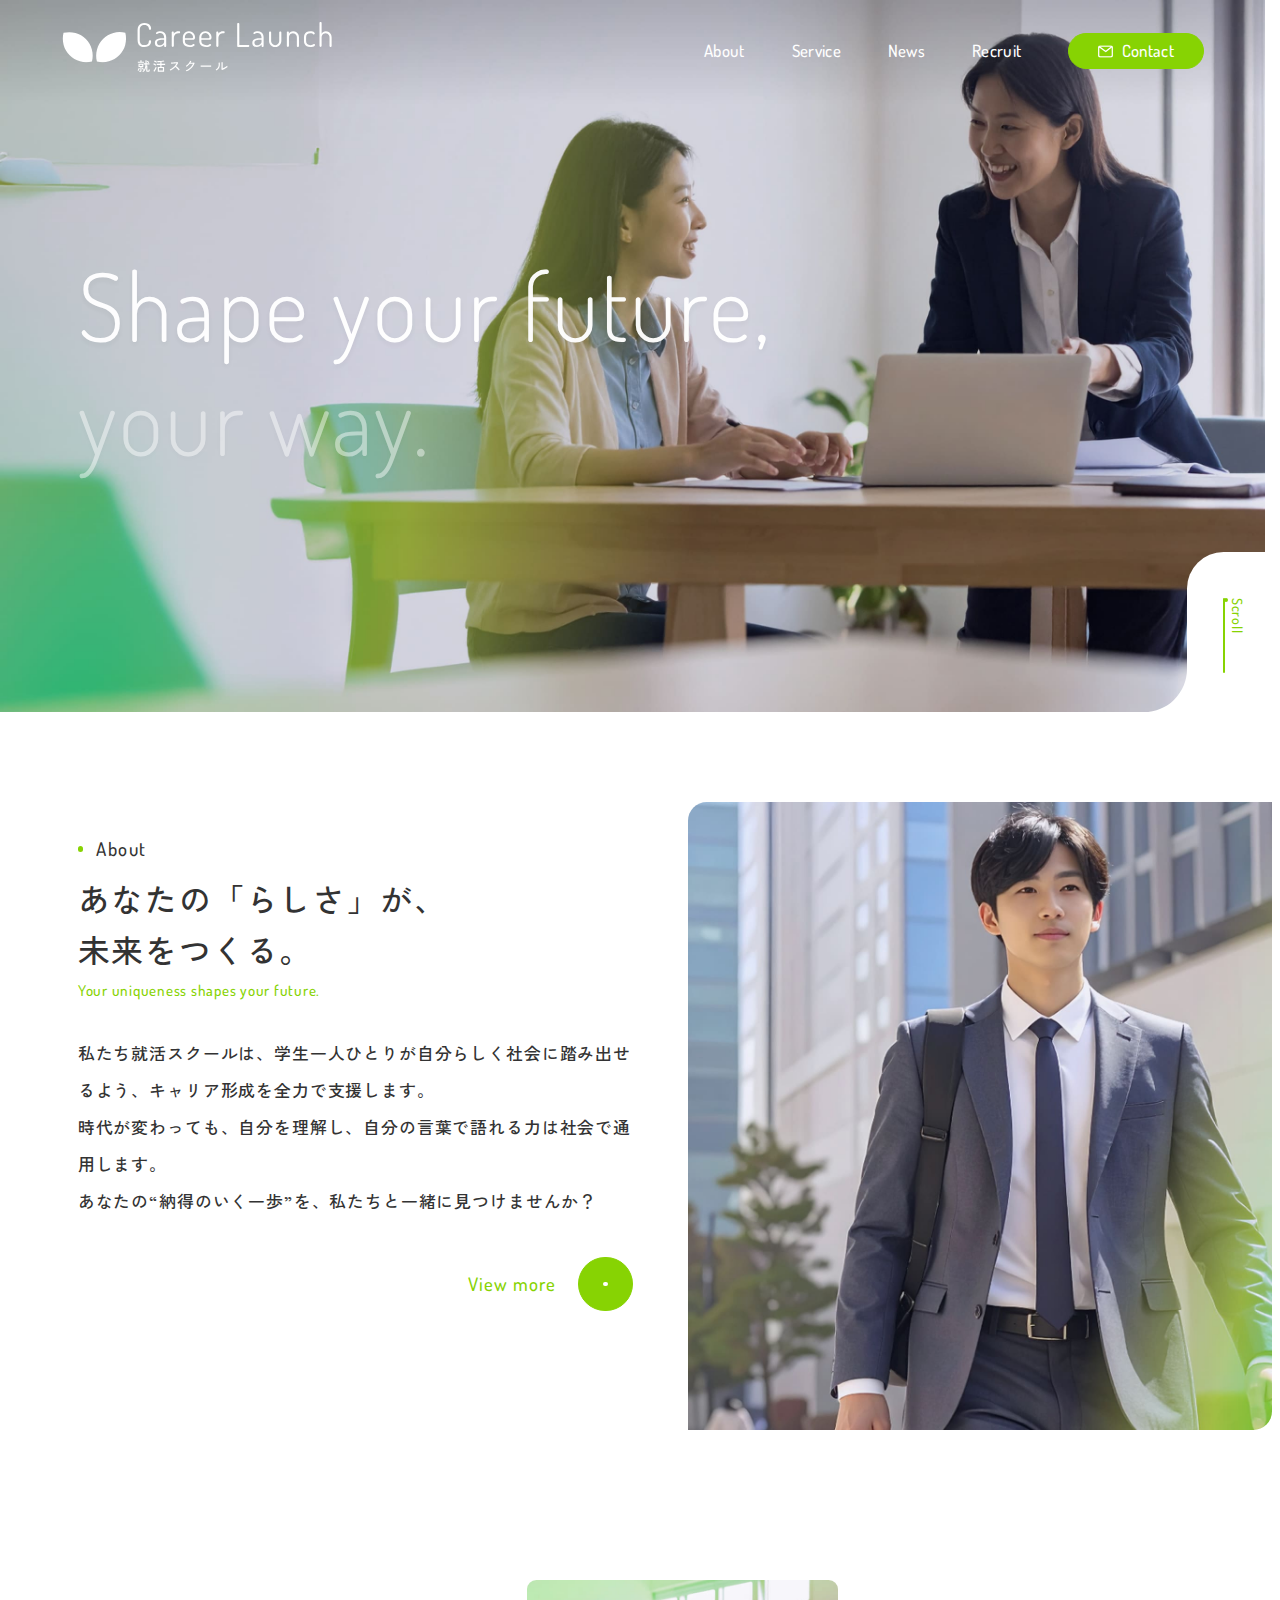
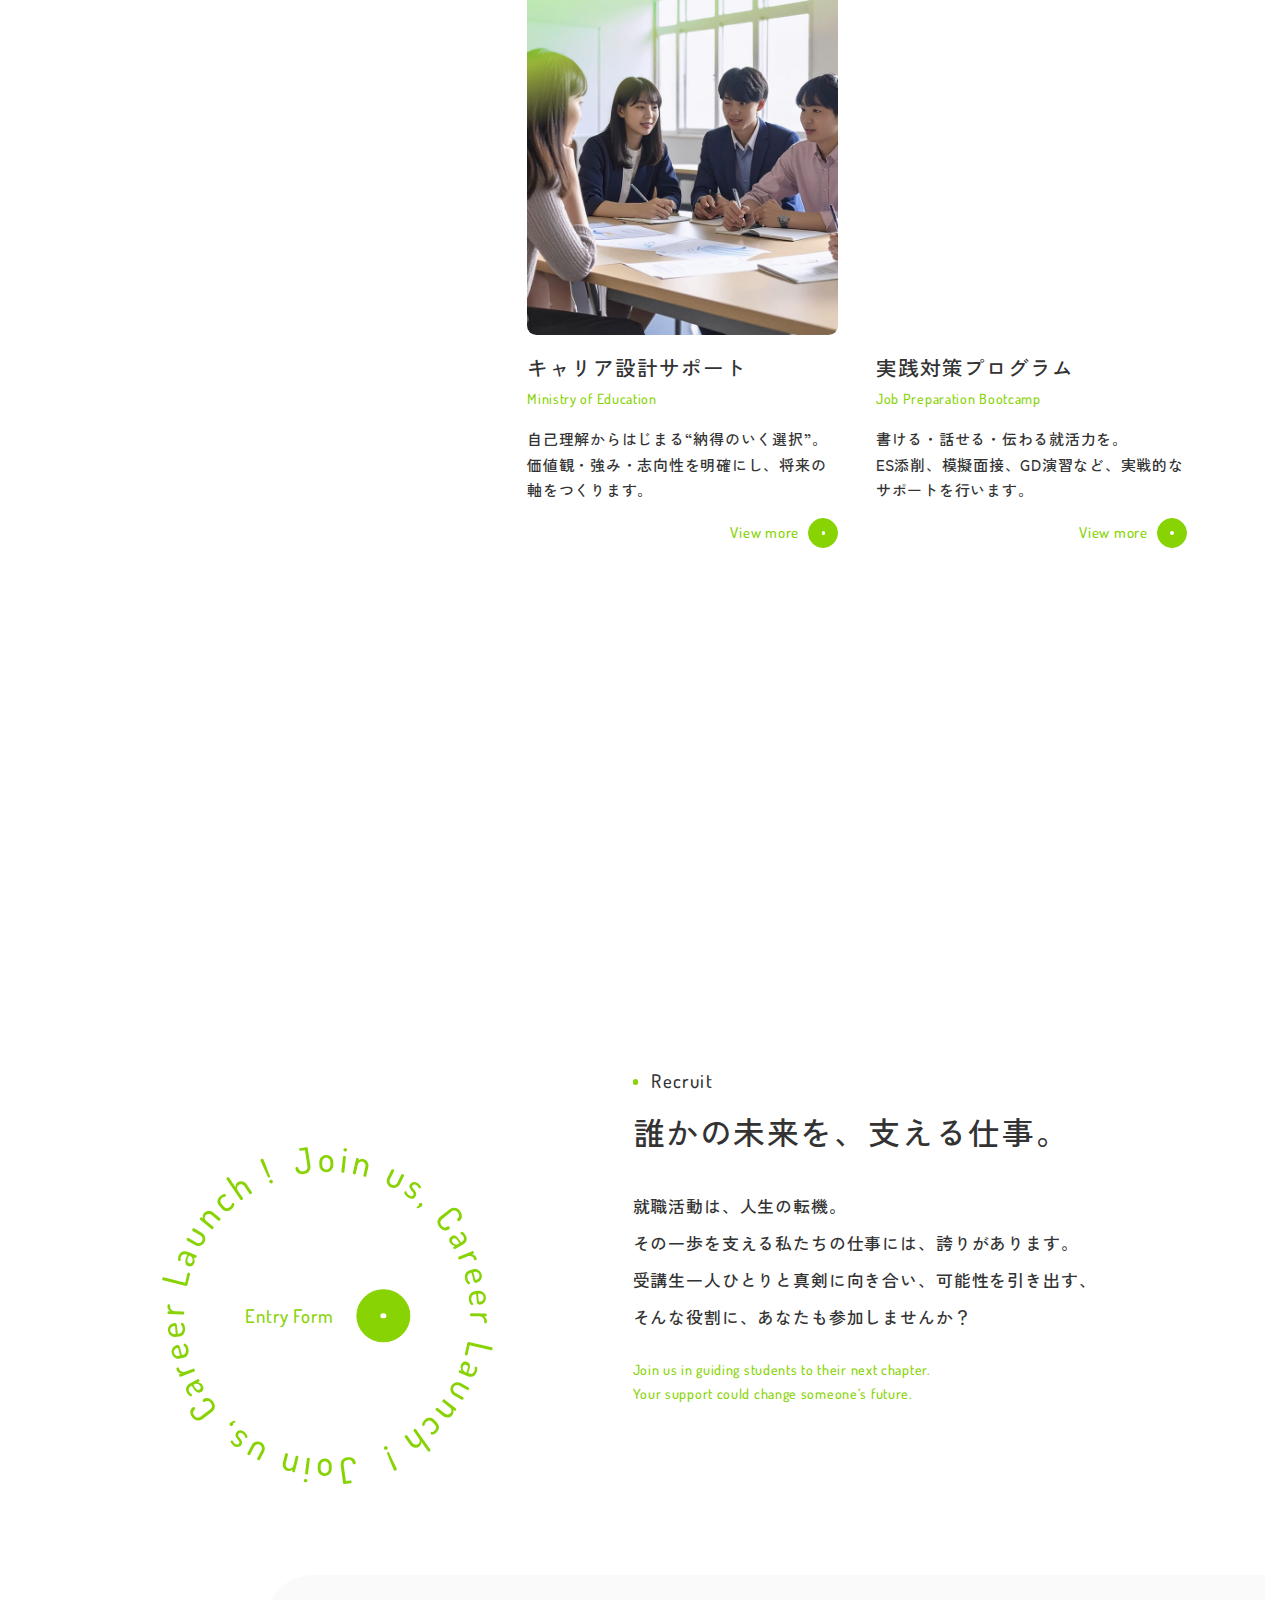
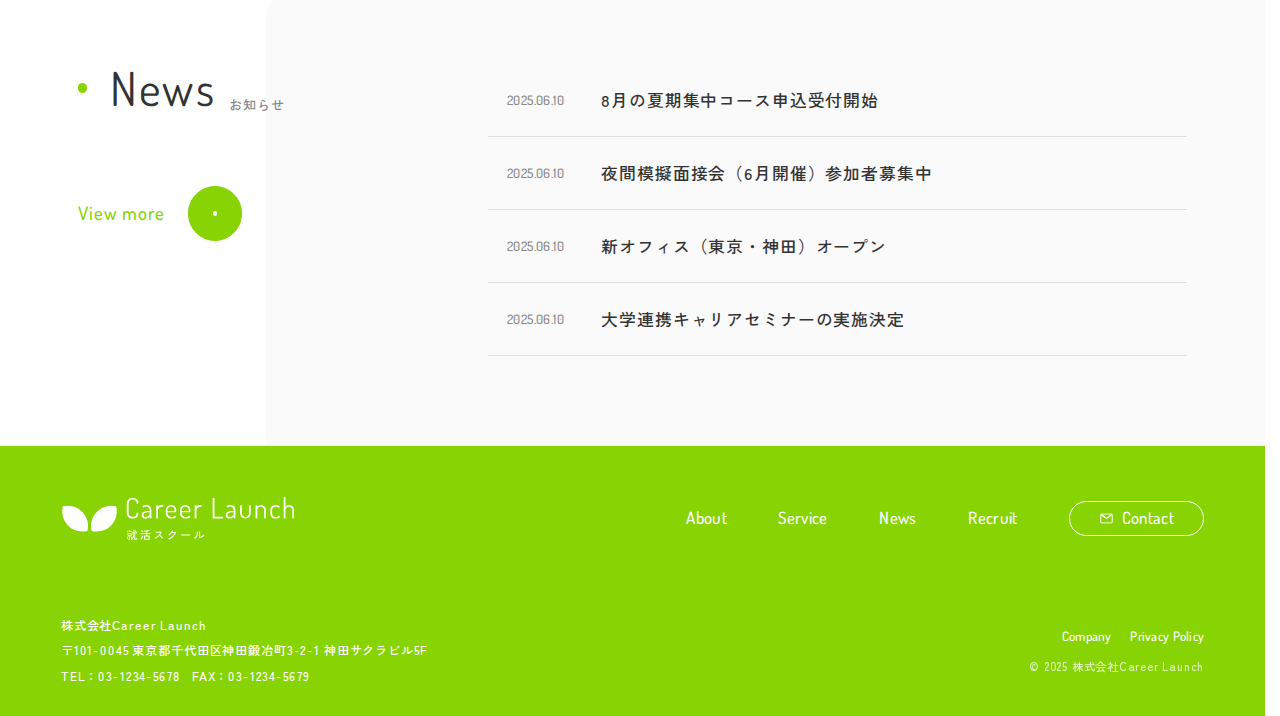
<file: index.html>
<!DOCTYPE html>
<html lang="ja">
  <head>
    <meta charset="utf-8" />
    <meta name="viewport" content="width=device-width,initial-scale=1" />
    <title>Career Launch - 就活スクール</title>
    <meta
      name="description"
      content="就活スクールのキャリアランチは、学生一人ひとりが自分らしく社会に踏み出せるよう、キャリア形成を全力で支援します。"
    />
    <meta name="format-detection" content="telephone=no" />

    <!-- favicon/webclipicon -->
    <link rel="icon" href="img/favicon.ico" />
    <link rel="icon" href="img/favicon.svg" type="image/svg+xml" />
    <link rel="apple-touch-icon" href="img/webclip.png" />

    <!-- font -->
    <link rel="preconnect" href="https://fonts.googleapis.com" />
    <link rel="preconnect" href="https://fonts.gstatic.com" crossorigin />
    <link
      href="https://fonts.googleapis.com/css2?family=Dosis:wght@200..800&family=Zen+Kaku+Gothic+New:wght@500&display=swap"
      rel="stylesheet"
    />

    <!-- css -->
    <link rel="stylesheet" href="css/style.css" />

    <!-- js -->
    <script src="js/vendor/gsap.min.js" defer></script>
    <script src="js/vendor/ScrollTrigger.min.js" defer></script>
    <script type="module" src="js/main.js"></script>

    <!-- noindex -->
    <meta name="robots" content="noindex, nofollow" />
  </head>
  <body class="top-page">
    <header class="header js-header">
      <div class="header-inner">
        <h1 class="header-logo">
          <a href="index.html" class="header-logo-link">
            <img
              src="img/logo.svg"
              alt="Career Launch"
              width="251"
              height="46"
              decoding="async"
            />
          </a>
        </h1>
        <!-- hamburger menu -->
        <div class="menu-backdrop js-menu-backdrop"></div>
        <dialog class="mobile-menu js-menu-dialog" aria-label="メニュー">
          <button
            class="hamburger-close-btn js-hamburger-close"
            aria-label="メニューを閉じる"
          >
            <span class="hamburger-close-icon">
              <span></span>
              <span></span>
            </span>
          </button>

          <nav class="header-nav" aria-label="メインメニュー">
            <ul class="header-nav-list">
              <li class="header-nav-item header-nav-item--top">
                <a href="index.html" class="header-nav-link"
                  ><span class="header-nav-item--en" lang="en">Top</span>
                  <span class="header-nav-item--ja">トップ</span>
                </a>
              </li>

              <li class="header-nav-item">
                <a href="about.html" class="header-nav-link"
                  ><span class="header-nav-item--en" lang="en">About</span>
                  <span class="header-nav-item--ja">私たちについて</span>
                </a>
              </li>
              <li class="header-nav-item">
                <a href="service.html" class="header-nav-link">
                  <span class="header-nav-item--en" lang="en">Service</span>
                  <span class="header-nav-item--ja">サービス</span>
                </a>
              </li>
              <li class="header-nav-item">
                <a href="news.html" class="header-nav-link">
                  <span class="header-nav-item--en" lang="en">News</span>
                  <span class="header-nav-item--ja">お知らせ</span>
                </a>
              </li>
              <li class="header-nav-item">
                <a href="recruit.html" class="header-nav-link">
                  <span class="header-nav-item--en" lang="en">Recruit</span>
                  <span class="header-nav-item--ja">採用情報</span>
                </a>
              </li>
              <li class="header-nav-item is-cta">
                <a href="contact.html" class="header-nav-link">
                  <span class="header-nav-item--en" lang="en">Contact</span>
                  <span class="header-nav-item--ja">お問い合わせ</span>
                </a>
              </li>
            </ul>
          </nav>
        </dialog>
        <!-- hamburger menu end -->

        <button
          class="hamburger-open-btn js-hamburger-open"
          aria-label="メニューを開く"
        >
          <span class="hamburger-open-icon">
            <span class="dot dot-top"></span>
            <span class="dot dot-middle"></span>
            <span class="dot dot-bottom"></span>
          </span>
        </button>
      </div>
    </header>
    <main>
      <!-- top-kv -->
      <div class="top-kv js-kv">
        <div class="top-kv-inner">
          <div class="top-kv-image">
            <picture>
              <source
                media="(max-width: 899px)"
                srcset="img/top/top-kv-sp.jpg"
              />
              <img
                src="img/top/top-kv.jpg"
                alt="キャリアアドバイザーとスクール生がPCを前に談笑する様子の画像"
                width="1920"
                height="1080"
                decoding="async"
                loading="lazy"
              />
            </picture>
            <div class="top-kv-content l-container">
              <p class="top-kv-copy--en js-top-kv-copy--en" lang="en">
                <span>Shape your future,</span><span>your way.</span>
              </p>
              <p class="top-kv-copy--ja js-top-kv-copy--ja">
                自分らしさが、キャリアになる。
              </p>
            </div>
          </div>
          <div class="top-kv-scroll-container">
            <div class="top-kv-scroll-inner">
              <span class="top-kv-scroll-text">Scroll</span>
              <div class="top-kv-scroll-icon-wrapper">
                <span class="top-kv-scroll-icon--line"></span>
                <span class="top-kv-scroll-icon--dot"></span>
              </div>
            </div>
          </div>
        </div>
      </div>
      <!-- top-kv end -->
      <!-- top-about -->
      <section class="top-about">
        <div class="top-about-inner">
          <div class="top-about-content">
            <h2 class="top-about-title c-section-title--s">About</h2>
            <p class="top-about-copy">
              <span>あなたの「らしさ」が、</span>
              <span>未来をつくる。</span>
            </p>
            <span class="top-about-copy--en"
              >Your uniqueness shapes your future.</span
            >

            <p class="top-about-text">
              <span
                >私たち就活スクールは、学生一人ひとりが自分らしく社会に踏み出せるよう、キャリア形成を全力で支援します。</span
              >
              <span
                >時代が変わっても、自分を理解し、自分の言葉で語れる力は社会で通用します。</span
              >
              <span
                >あなたの“納得のいく一歩”を、私たちと一緒に見つけませんか？</span
              >
            </p>
            <a href="about.html" class="top-about-view-more c-view-more-btn">
              <div class="c-view-more-link">View more</div>
              <span></span>
            </a>
          </div>

          <div class="top-about-image js-top-about-image">
            <picture class="top-about-image-picture">
              <source
                media="(max-width: 899px)"
                srcset="img/top/top-about-sp.jpg"
              />
              <img
                src="img/top/top-about.jpg"
                alt="前を向き颯爽と歩くスクール生の画像"
                width="1248"
                height="1340"
                decoding="async"
                loading="lazy"
              />
            </picture>
          </div>
        </div>
      </section>
      <!-- top-about end -->
      <!-- top-service -->
      <section class="top-service js-top-service">
        <div class="l-container">
          <div class="top-service-inner">
            <div class="top-service-header">
              <div class="c-section-title c-section-title--white">
                <h2 class="c-section-title--en" lang="en">Service</h2>
                <span class="c-section-title--ja">サービス</span>
              </div>
              <p class="top-service-header-text">
                <span>就活の「不安」を「自信」に変える2つのプログラム。</span>
                <span
                  >自己理解から実践対策まで、一人ひとりに合わせて丁寧にサポートします。</span
                >
              </p>
            </div>

            <div class="top-service-cards">
              <article class="top-service-card-item">
                <a href="service.html" class="top-service-card-link">
                  <picture class="top-service-card-image">
                    <source
                      media="(max-width: 899px)"
                      srcset="img/top/top-services-sp.jpg"
                    />
                    <img
                      src="img/top/top-services.jpg"
                      alt="キャリア設計サポートの画像"
                      width="674"
                      height="770"
                      decoding="async"
                      loading="lazy"
                    />
                  </picture>
                  <div class="top-service-card-header">
                    <h3 class="top-service-card-title">キャリア設計サポート</h3>
                    <p class="top-service-card-title--en">
                      Ministry of Education
                    </p>
                  </div>
                  <p class="top-service-card-text">
                    <span>自己理解からはじまる“納得のいく選択”。</span>
                    <span
                      >価値観・強み・志向性を明確にし、将来の軸をつくります。</span
                    >
                  </p>
                  <div
                    class="top-service-card-view-more c-view-more-btn--small"
                  >
                    <div class="c-view-more-link--small">View more</div>
                    <span></span>
                  </div>
                </a>
              </article>

              <article class="top-service-card-item">
                <a href="service.html" class="top-service-card-link">
                  <picture class="top-service-card-image">
                    <source
                      media="(max-width: 899px)"
                      srcset="img/top/top-services02-sp.jpg"
                    />
                    <img
                      src="img/top/top-services02.jpg"
                      alt="実践対策プログラムの画像"
                      width="674"
                      height="770"
                      decoding="async"
                      loading="lazy"
                    />
                  </picture>
                  <div class="top-service-card-header">
                    <h3 class="top-service-card-title">実践対策プログラム</h3>
                    <p class="top-service-card-title--en">
                      Job Preparation Bootcamp
                    </p>
                  </div>
                  <p class="top-service-card-text">
                    <span>書ける・話せる・伝わる就活力を。</span>
                    <span
                      >ES添削、模擬面接、GD演習など、実戦的なサポートを行います。</span
                    >
                  </p>
                  <div
                    class="top-service-card-view-more c-view-more-btn--small"
                  >
                    <div class="c-view-more-link--small">View more</div>
                    <span></span>
                  </div>
                </a>
              </article>
            </div>
          </div>
        </div>
      </section>
      <!-- top-service end -->

      <!-- top-recruit -->
      <section class="top-recruit js-top-recruit">
        <div class="top-recruit-bg-wrapper">
          <picture class="top-recruit-bg-picture">
            <source
              media="(max-width: 899px)"
              srcset="img/top/top-recruit-sp.jpg"
            />
            <img
              src="img/top/top-recruit.jpg"
              alt=""
              width="1920"
              height="1080"
              decoding="async"
              loading="lazy"
            />
          </picture>
          <p class="top-recruit-copy--en js-top-recruit-copy--en" lang="en">
            Join us
          </p>
        </div>

        <div class="top-recruit-inner l-container">
          <div class="top-recruit-text-container">
            <h2 class="c-section-title--s">Recruit</h2>
            <p class="top-recruit-copy--ja">
              <span>誰かの未来を、</span><span>支える仕事。</span>
            </p>

            <div class="top-recruit-text">
              <p>就職活動は、人生の転機。</p>
              <span>その一歩を支える私たちの仕事には、誇りがあります。</span>
              <span>受講生一人ひとりと真剣に向き合い、可能性を引き出す、</span>
              <span>そんな役割に、あなたも参加しませんか？</span>
            </div>

            <div class="top-recruit-text-container--en">
              <p class="top-recruit-text--en">
                <span>Join us in guiding students to their next chapter. </span>
                <span>Your support could change someone’s future.</span>
              </p>
            </div>
          </div>

          <!-- 回転する文字 -->
          <a
            href="recruit.html"
            class="top-recruit-circle-wrapper c-recruit-circle-wrapper"
          >
            <img
              class="c-recruit-circle-image"
              src="img/recruit-button-text.svg"
              width="355"
              height="360"
              alt="Join us, Career Launch!"
              decoding="async"
              loading="lazy"
            />

            <div class="c-entry-btn">
              <div class="c-entry-btn-link">
                Entry Form
                <span></span>
              </div>
            </div>
          </a>
        </div>
      </section>
      <!-- top-recruit end -->
      <!-- top-news -->
      <section class="top-news">
        <div class="top-news-inner l-container">
          <div class="top-news-header c-section-title">
            <h2 class="c-section-title--en">News</h2>
            <span class="c-section-title--ja">お知らせ</span>
          </div>

          <ul class="top-news-list c-news-list">
            <li class="c-news-item">
              <a href="#" class="c-news-link"
                ><time datetime="2025-06-10">2025.06.10</time>
                8月の夏期集中コース申込受付開始</a
              >
            </li>
            <li class="c-news-item">
              <a href="#" class="c-news-link"
                ><time datetime="2025-06-10">2025.06.10</time>
                夜間模擬面接会（6月開催）参加者募集中</a
              >
            </li>
            <li class="c-news-item">
              <a href="#" class="c-news-link"
                ><time datetime="2025-06-10">2025.06.10</time>
                新オフィス（東京・神田）オープン</a
              >
            </li>
            <li class="c-news-item">
              <a href="#" class="c-news-link"
                ><time datetime="2025-06-10">2025.06.10</time>
                大学連携キャリアセミナーの実施決定</a
              >
            </li>
          </ul>

          <a href="news.html" class="top-news-view-more-btn c-view-more-btn">
            <div class="c-view-more-link">View more</div>
            <span></span>
          </a>
        </div>
      </section>
      <!-- top-news end -->
    </main>

    <!-- footer -->
    <footer class="footer">
      <div class="footer-inner">
        <div class="footer-logo">
          <a href="index.html" class="footer-logo-link">
            <img
              src="img/logo-white.svg"
              alt="Career Launch"
              width="251"
              height="46"
              decoding="async"
            />
          </a>
        </div>

        <address class="footer-address-wrapper">
          <span class="footer-company-name">株式会社Career Launch</span>
          <p class="footer-address">
            <span>〒101-0045</span>
            <span>東京都千代田区神田鍛冶町3-2-1</span>
            <span>神田サクラビル5F</span>
          </p>
          <div class="footer-tel-fax-wrapper">
            <a href="tel:03-1234-5678" class="footer-tel">TEL：03-1234-5678</a>
            <a href="#" class="footer-fax">FAX：03-1234-5679</a>
          </div>
        </address>

        <nav class="footer-nav" aria-label="フッターナビゲーション">
          <ul class="footer-nav-list">
            <li class="footer-nav-item">
              <a href="about.html" class="footer-nav-link"
                ><span class="footer-nav-item--en" lang="en">About</span>
              </a>
            </li>
            <li class="footer-nav-item">
              <a href="service.html" class="footer-nav-link">
                <span class="footer-nav-item--en" lang="en">Service</span>
              </a>
            </li>
            <li class="footer-nav-item">
              <a href="news.html" class="footer-nav-link">
                <span class="footer-nav-item--en" lang="en">News</span>
              </a>
            </li>
            <li class="footer-nav-item">
              <a href="recruit.html" class="footer-nav-link">
                <span class="footer-nav-item--en" lang="en">Recruit</span>
              </a>
            </li>
          </ul>
          <div class="footer-nav-item--cta">
            <a href="contact.html">
              <span class="footer-nav-item--en" lang="en">Contact</span>
            </a>
          </div>
        </nav>

        <div class="footer-company-privacy-wrapper">
          <div class="footer-company-policy">
            <a href="#" class="footer-company" lang="en">Company</a>
            <a href="#" class="footer-privacy" lang="en">Privacy Policy</a>
          </div>
          <small class="footer-copyright">© 2025 株式会社Career Launch</small>
        </div>
      </div>
    </footer>
    <!-- footer end -->
  </body>
</html>
</file>
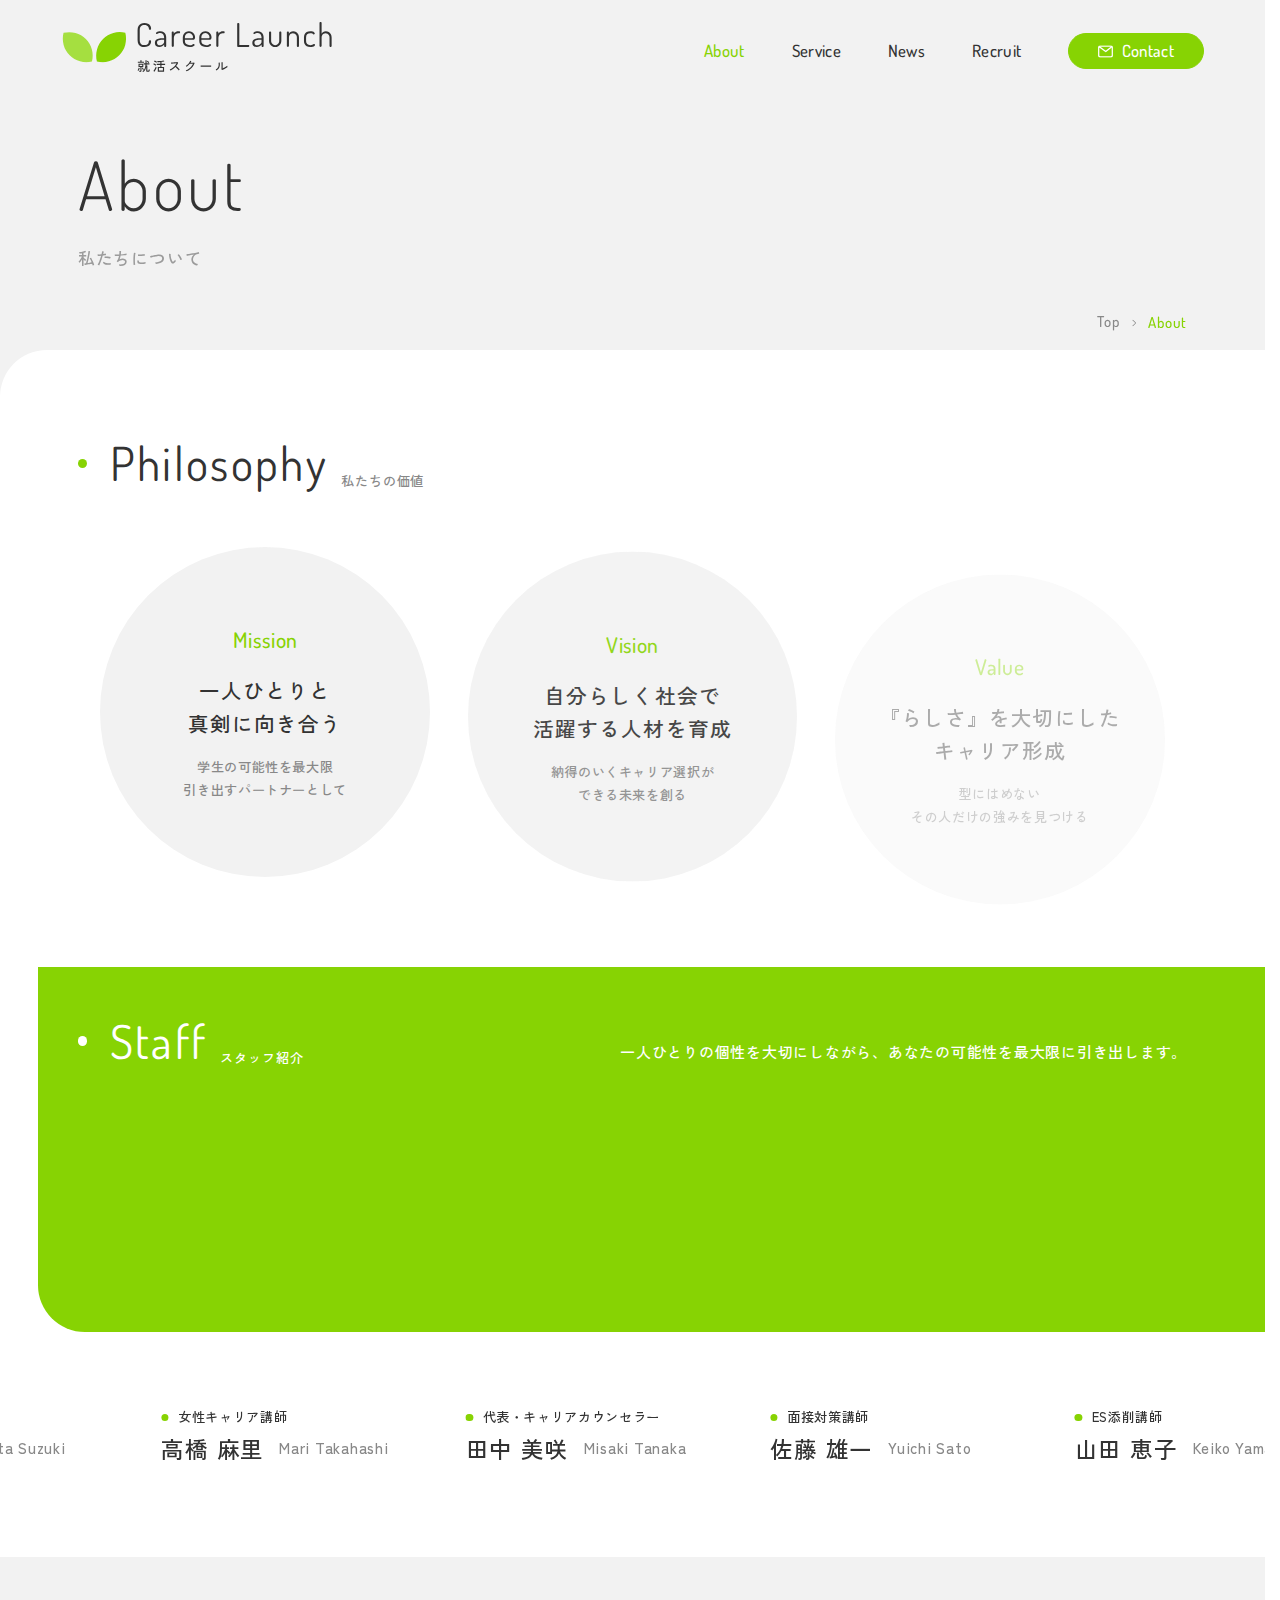
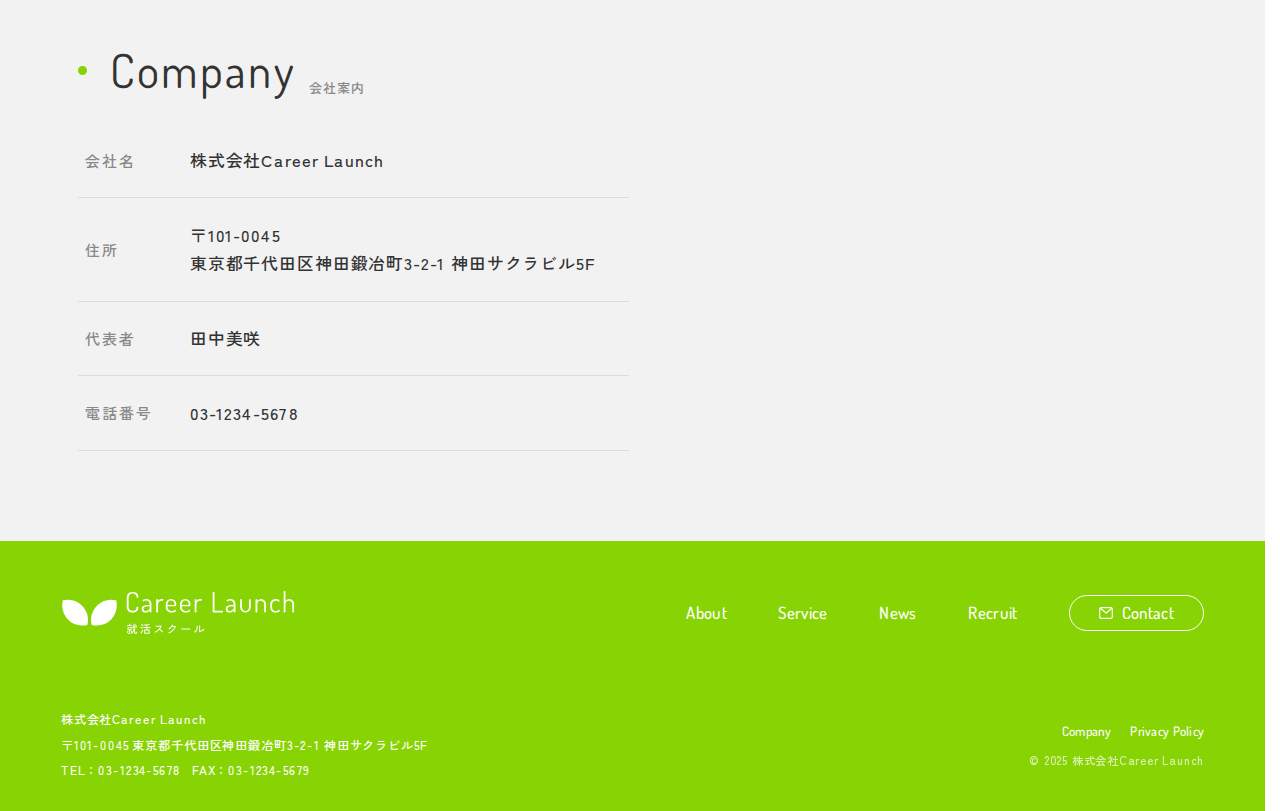
<file: about.html>
<!DOCTYPE html>
<html lang="ja">
  <head>
    <meta charset="utf-8" />
    <meta name="viewport" content="width=device-width,initial-scale=1" />
    <title>About | Career Launch - 就活スクール</title>
    <meta
      name="description"
      content="私たち就活スクールCareer Launchについてのご紹介ページです。"
    />
    <meta name="format-detection" content="telephone=no, email=no" />

    <!-- favicon/webclipicon -->
    <link rel="icon" href="img/favicon.ico" />
    <link rel="icon" href="img/favicon.svg" type="image/svg+xml" />
    <link rel="apple-touch-icon" href="img/webclip.png" />

    <!-- font -->
    <link rel="preconnect" href="https://fonts.googleapis.com" />
    <link rel="preconnect" href="https://fonts.gstatic.com" crossorigin />
    <link
      href="https://fonts.googleapis.com/css2?family=Dosis:wght@200..800&family=Zen+Kaku+Gothic+New:wght@500&display=swap"
      rel="stylesheet"
    />

    <!-- css -->
    <link rel="stylesheet" href="css/vendor/splide-core.min.css" />
    <link rel="stylesheet" href="css/style.css" />

    <!-- js -->
    <script src="js/vendor/gsap.min.js" defer></script>
    <script src="js/vendor/ScrollTrigger.min.js" defer></script>
    <script src="js/vendor/splide.min.js" defer></script>
    <script type="module" src="js/main.js"></script>

    <!-- noindex -->
    <meta name="robots" content="noindex" />
  </head>
  <body class="sub-page">
    <!-- header -->
    <header class="header js-header">
      <div class="header-inner">
        <div class="header-logo">
          <a href="index.html" class="header-logo-link">
            <img
              src="img/logo.svg"
              alt="Career Launch"
              width="251"
              height="46"
              decoding="async"
            />
          </a>
        </div>
        <!-- hamburger menu -->
        <div class="menu-backdrop js-menu-backdrop"></div>
        <dialog class="mobile-menu js-menu-dialog" aria-label="メニュー">
          <button
            class="hamburger-close-btn js-hamburger-close"
            aria-label="メニューを閉じる"
          >
            <span class="hamburger-close-icon">
              <span></span>
              <span></span>
            </span>
          </button>

          <nav class="header-nav" aria-label="メインメニュー">
            <ul class="header-nav-list">
              <li class="header-nav-item header-nav-item--top">
                <a href="index.html" class="header-nav-link"
                  ><span class="header-nav-item--en" lang="en">Top</span>
                  <span class="header-nav-item--ja">トップ</span>
                </a>
              </li>

              <li class="header-nav-item">
                <a href="about.html" class="header-nav-link"
                  ><span class="header-nav-item--en is-active" lang="en"
                    >About</span
                  >
                  <span class="header-nav-item--ja">私たちについて</span>
                </a>
              </li>
              <li class="header-nav-item">
                <a href="service.html" class="header-nav-link">
                  <span class="header-nav-item--en" lang="en">Service</span>
                  <span class="header-nav-item--ja">サービス</span>
                </a>
              </li>
              <li class="header-nav-item">
                <a href="news.html" class="header-nav-link">
                  <span class="header-nav-item--en" lang="en">News</span>
                  <span class="header-nav-item--ja">お知らせ</span>
                </a>
              </li>
              <li class="header-nav-item">
                <a href="recruit.html" class="header-nav-link">
                  <span class="header-nav-item--en" lang="en">Recruit</span>
                  <span class="header-nav-item--ja">採用情報</span>
                </a>
              </li>
              <li class="header-nav-item is-cta">
                <a href="contact.html" class="header-nav-link">
                  <span class="header-nav-item--en" lang="en">Contact</span>
                  <span class="header-nav-item--ja">お問い合わせ</span>
                </a>
              </li>
            </ul>
          </nav>
        </dialog>
        <!-- hamburger menu end -->

        <button
          class="hamburger-open-btn js-hamburger-open"
          aria-label="メニューを開く"
        >
          <span class="hamburger-open-icon">
            <span class="dot dot-top"></span>
            <span class="dot dot-middle"></span>
            <span class="dot dot-bottom"></span>
          </span>
        </button>
      </div>
    </header>
    <main>
      <!-- about-kv -->
      <div class="about-kv c-page-kv js-kv js-sub-kv">
        <div class="about-kv-inner c-page-kv-inner l-container">
          <div class="about-kv-title c-page-kv-title">
            <p class="c-page-kv-title--en js-sub-kv-title--en" lang="en">
              About
            </p>
            <h1 class="c-page-kv-title--ja js-sub-kv-title--ja">
              私たちについて
            </h1>
          </div>
        </div>

        <nav class="c-breadcrumb l-container" aria-label="パンくずリスト">
          <ol class="c-breadcrumb-list">
            <li class="c-breadcrumb-item">
              <a href="index.html" class="c-breadcrumb-link" lang="en">Top</a>
            </li>
            <li class="c-breadcrumb-item">
              <span
                class="c-breadcrumb-link--current"
                aria-current="page"
                lang="en"
                >About</span
              >
            </li>
          </ol>
        </nav>
        <span class="c-page-kv-decoration"></span>
      </div>
      <!-- about-kv end -->
      <!-- about-philosophy -->
      <section class="about-philosophy js-about-philosophy">
        <div class="about-philosophy-inner">
          <div class="l-container">
            <div class="c-section-title">
              <p class="c-section-title--en" lang="en">Philosophy</p>
              <h2 class="c-section-title--ja">私たちの価値</h2>
            </div>

            <div class="about-philosophy-container">
              <div class="about-philosophy-list">
                <section class="about-philosophy-item js-about-circle-mission">
                  <h3 class="about-philosophy-item-title">Mission</h3>
                  <p class="about-philosophy-item-text">
                    <span>一人ひとりと</span><span>真剣に向き合う</span>
                  </p>
                  <p class="about-philosophy-item-subtext">
                    <span>学生の可能性を最大限</span
                    ><span>引き出すパートナーとして</span>
                  </p>
                </section>
                <section class="about-philosophy-item js-about-circle-vision">
                  <h3 class="about-philosophy-item-title">Vision</h3>
                  <p class="about-philosophy-item-text">
                    <span>自分らしく社会で</span><span>活躍する人材を育成</span>
                  </p>
                  <p class="about-philosophy-item-subtext">
                    <span>納得のいくキャリア選択が</span
                    ><span>できる未来を創る</span>
                  </p>
                </section>
                <section class="about-philosophy-item js-about-circle-value">
                  <h3 class="about-philosophy-item-title">Value</h3>
                  <p class="about-philosophy-item-text">
                    <span>『らしさ』を大切にした</span><span>キャリア形成</span>
                  </p>
                  <p class="about-philosophy-item-subtext">
                    <span>型にはめない</span
                    ><span>その人だけの強みを見つける</span>
                  </p>
                </section>
              </div>
            </div>
          </div>
        </div>
      </section>
      <!-- about-philosophy end -->
      <!-- about-staff -->
      <section class="about-staff">
        <div class="about-staff-inner">
          <div class="about-staff-title-container l-container">
            <div
              class="about-staff-title c-section-title c-section-title--white"
            >
              <span class="c-section-title--en" lang="en">Staff</span>
              <h2 class="c-section-title--ja">スタッフ紹介</h2>
            </div>
            <p class="about-staff-text">
              一人ひとりの個性を大切にしながら、あなたの可能性を最大限に引き出します。
            </p>
          </div>
        </div>

        <div
          class="splide about-staff-slider js-staff-slider"
          role="group"
          aria-label="スタッフ紹介"
        >
          <div class="splide__track about-staff-slide-container">
            <ul class="splide__list about-staff-slide-list">
              <li class="splide__slide about-staff-slide-card">
                <article>
                  <figure>
                    <img
                      src="img/about/staffs.jpg"
                      width="285"
                      height="285"
                      alt="高橋 麻里"
                      decoding="async"
                    />
                  </figure>
                  <h3 class="about-staff-item-role">女性キャリア講師</h3>
                  <div class="about-staff-item-name-container">
                    <p class="about-staff-item-name">高橋 麻里</p>
                    <span class="about-staff-item-name--en" lang="en"
                      >Mari Takahashi</span
                    >
                  </div>
                </article>
              </li>

              <li class="splide__slide about-staff-slide-card">
                <article>
                  <figure>
                    <img
                      src="img/about/staffs02.jpg"
                      width="285"
                      height="285"
                      alt="田中 美咲"
                      decoding="async"
                    />
                  </figure>
                  <h3 class="about-staff-item-role">
                    代表・キャリアカウンセラー
                  </h3>
                  <div class="about-staff-item-name-container">
                    <p class="about-staff-item-name">田中 美咲</p>
                    <span class="about-staff-item-name--en" lang="en"
                      >Misaki Tanaka</span
                    >
                  </div>
                </article>
              </li>

              <li class="splide__slide about-staff-slide-card">
                <article>
                  <figure>
                    <img
                      src="img/about/staffs03.jpg"
                      width="285"
                      height="285"
                      alt="佐藤 雄一"
                      decoding="async"
                    />
                  </figure>
                  <h3 class="about-staff-item-role">面接対策講師</h3>
                  <div class="about-staff-item-name-container">
                    <p class="about-staff-item-name">佐藤 雄一</p>
                    <span class="about-staff-item-name--en" lang="en"
                      >Yuichi Sato</span
                    >
                  </div>
                </article>
              </li>

              <li class="splide__slide about-staff-slide-card">
                <article>
                  <figure>
                    <img
                      src="img/about/staffs04.jpg"
                      width="285"
                      height="285"
                      alt="山田 恵子"
                      decoding="async"
                    />
                  </figure>
                  <h3 class="about-staff-item-role">ES添削講師</h3>
                  <div class="about-staff-item-name-container">
                    <p class="about-staff-item-name">山田 恵子</p>
                    <span class="about-staff-item-name--en" lang="en"
                      >Keiko Yamada</span
                    >
                  </div>
                </article>
              </li>

              <li class="splide__slide about-staff-slide-card">
                <article>
                  <figure>
                    <img
                      src="img/about/staffs05.jpg"
                      width="285"
                      height="285"
                      alt="鈴木 健太"
                      decoding="async"
                    />
                  </figure>
                  <h3 class="about-staff-item-role">IT業界専門講師</h3>
                  <div class="about-staff-item-name-container">
                    <p class="about-staff-item-name">鈴木 健太</p>
                    <span class="about-staff-item-name--en" lang="en"
                      >Keita Suzuki</span
                    >
                  </div>
                </article>
              </li>
            </ul>
          </div>
        </div>
      </section>
      <!-- about-staff end -->
      <!-- about-company -->
      <section class="about-company">
        <div class="l-container">
          <div class="about-company-inner">
            <div class="about-company-title c-section-title">
              <p class="c-section-title--en" lang="en">Company</p>
              <h2 class="c-section-title--ja">会社案内</h2>
            </div>
            <img
              class="about-company-image"
              src="img/about/office.jpg"
              width="1800"
              height="1200"
              alt="大きな窓から明るい光が入る整頓された面談ブース"
              decoding="async"
            />
            <div class="about-company-info-container">
              <dl class="about-company-info-list">
                <div class="about-company-info-item">
                  <dt class="about-company-info-item-title">会社名</dt>
                  <dd class="about-company-info-item-data">
                    株式会社Career Launch
                  </dd>
                </div>
                <div class="about-company-info-item">
                  <dt class="about-company-info-item-title">住所</dt>
                  <dd class="about-company-info-item-data">
                    <span>〒101-0045</span>
                    <span>東京都千代田区神田鍛冶町3-2-1 神田サクラビル5F</span>
                  </dd>
                </div>
                <div class="about-company-info-item">
                  <dt class="about-company-info-item-title">代表者</dt>
                  <dd class="about-company-info-item-data">田中美咲</dd>
                </div>
                <div class="about-company-info-item">
                  <dt class="about-company-info-item-title">電話番号</dt>
                  <dd class="about-company-info-item-data">
                    <!-- <a href="tel=03-1234-5678">03-1234-5678</a> 架空サイトの為link無効化-->
                    03-1234-5678
                  </dd>
                </div>
              </dl>
            </div>
          </div>
        </div>
      </section>
      <!-- about-company end -->
    </main>
    <!-- footer -->
    <footer class="footer">
      <div class="footer-inner">
        <div class="footer-logo">
          <a href="index.html" class="footer-logo-link">
            <img
              src="img/logo-white.svg"
              alt="Career Launch"
              width="251"
              height="46"
              decoding="async"
            />
          </a>
        </div>

        <address class="footer-address-wrapper">
          <span class="footer-company-name">株式会社Career Launch</span>
          <p class="footer-address">
            <span>〒101-0045</span>
            <span>東京都千代田区神田鍛冶町3-2-1</span>
            <span>神田サクラビル5F</span>
          </p>
          <div class="footer-tel-fax-wrapper">
            <a href="tel:03-1234-5678" class="footer-tel">TEL：03-1234-5678</a>
            <a href="#" class="footer-fax">FAX：03-1234-5679</a>
          </div>
        </address>

        <nav class="footer-nav" aria-label="フッターナビゲーション">
          <ul class="footer-nav-list">
            <li class="footer-nav-item">
              <a href="about.html" class="footer-nav-link"
                ><span class="footer-nav-item--en" lang="en">About</span>
              </a>
            </li>
            <li class="footer-nav-item">
              <a href="service.html" class="footer-nav-link">
                <span class="footer-nav-item--en" lang="en">Service</span>
              </a>
            </li>
            <li class="footer-nav-item">
              <a href="news.html" class="footer-nav-link">
                <span class="footer-nav-item--en" lang="en">News</span>
              </a>
            </li>
            <li class="footer-nav-item">
              <a href="recruit.html" class="footer-nav-link">
                <span class="footer-nav-item--en" lang="en">Recruit</span>
              </a>
            </li>
          </ul>
          <div class="footer-nav-item--cta">
            <a href="contact.html">
              <span class="footer-nav-item--en" lang="en">Contact</span>
            </a>
          </div>
        </nav>

        <div class="footer-company-privacy-wrapper">
          <div class="footer-company-policy">
            <a href="#" class="footer-company" lang="en">Company</a>
            <a href="#" class="footer-privacy" lang="en">Privacy Policy</a>
          </div>
          <small class="footer-copyright">© 2025 株式会社Career Launch</small>
        </div>
      </div>
    </footer>
    <!-- footer end -->
  </body>
</html>
</file>
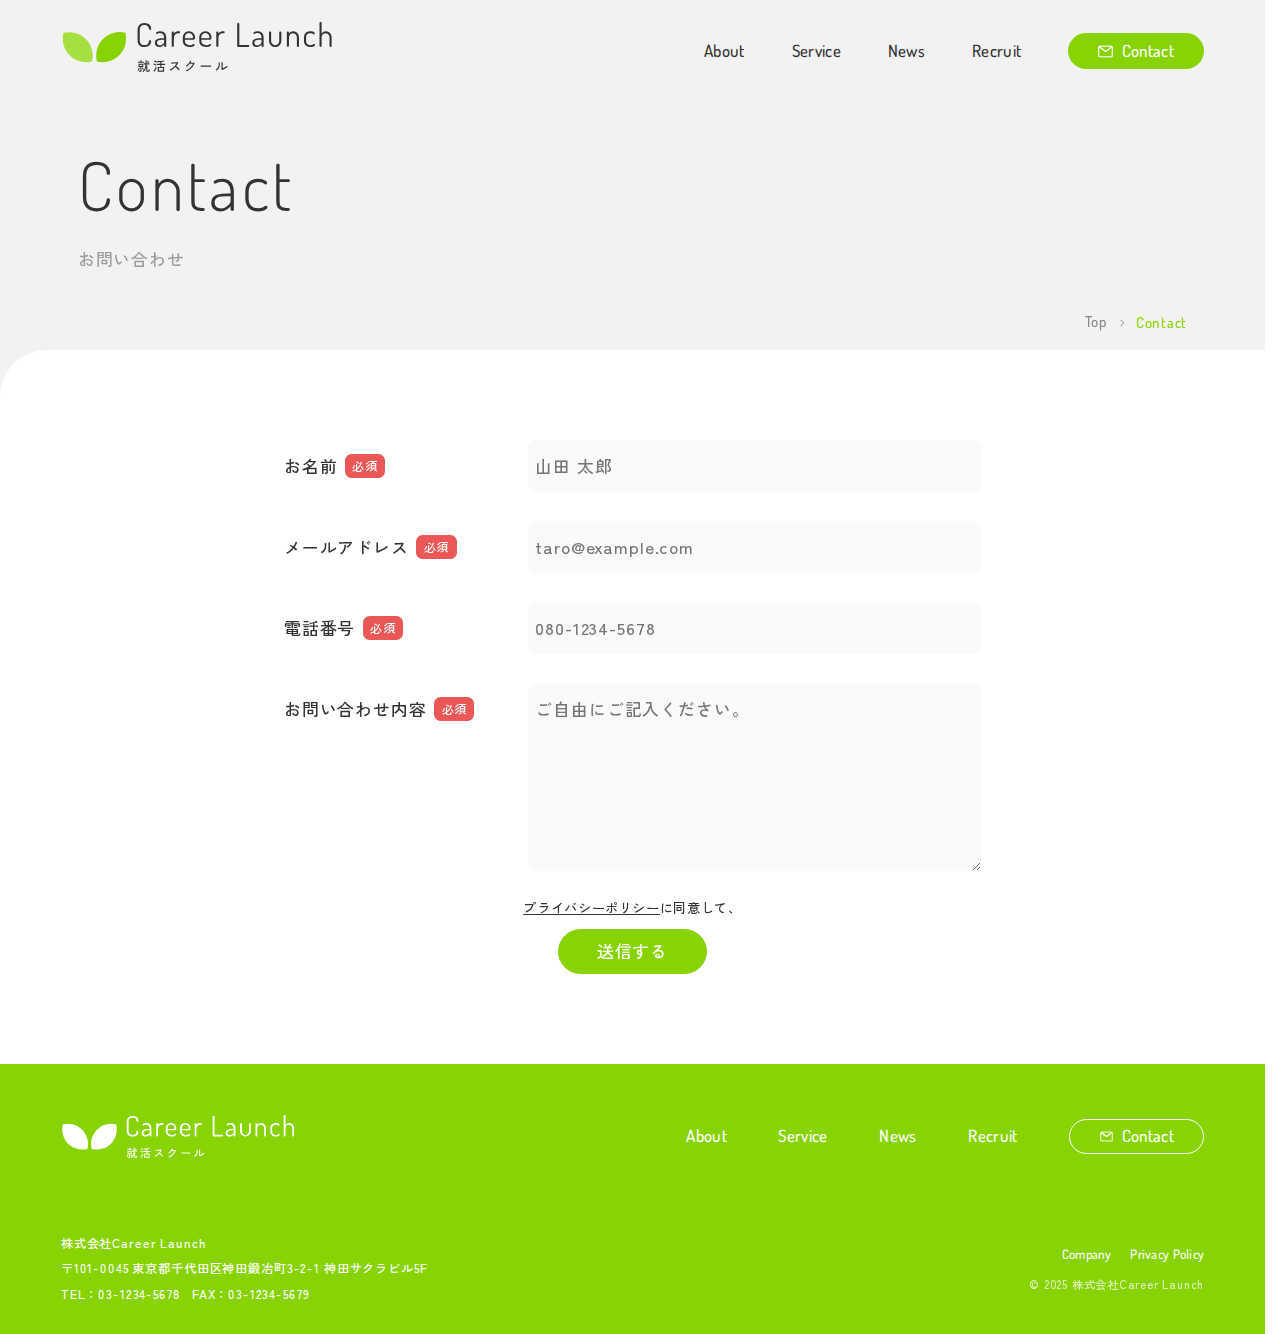
<file: contact.html>
<!DOCTYPE html>
<html lang="ja">
  <head>
    <meta charset="utf-8" />
    <meta name="viewport" content="width=device-width,initial-scale=1" />
    <title>Contact | Career Launch - 就活スクール</title>
    <meta
      name="description"
      content="就活スクールCareer Launchへのお問い合わせページです。"
    />
    <meta name="format-detection" content="telephone=no, email=no" />

    <!-- favicon/webclipicon -->
    <link rel="icon" href="img/favicon.ico" />
    <link rel="icon" href="img/favicon.svg" type="image/svg+xml" />
    <link rel="apple-touch-icon" href="img/webclip.png" />

    <!-- font -->
    <link rel="preconnect" href="https://fonts.googleapis.com" />
    <link rel="preconnect" href="https://fonts.gstatic.com" crossorigin />
    <link
      href="https://fonts.googleapis.com/css2?family=Dosis:wght@200..800&family=Zen+Kaku+Gothic+New:wght@500&display=swap"
      rel="stylesheet"
    />

    <!-- css -->
    <link rel="stylesheet" href="css/vendor/splide-core.min.css" />
    <link rel="stylesheet" href="css/style.css" />

    <!-- js -->
    <script src="js/vendor/gsap.min.js" defer></script>
    <script src="js/vendor/ScrollTrigger.min.js" defer></script>
    <script src="js/vendor/splide.min.js" defer></script>
    <script src="js/vendor/splide-extension-auto-scroll.min.js" defer></script>
    <script type="module" src="js/main.js"></script>

    <!-- noindex -->
    <meta name="robots" content="noindex, nofollow" />
  </head>
  <body class="sub-page">
    <header class="header js-header">
      <div class="header-inner">
        <div class="header-logo">
          <a href="/" class="header-logo-link">
            <img
              src="img/logo.svg"
              alt="Career Launch"
              width="251"
              height="46"
              decoding="async"
            />
          </a>
        </div>
        <!-- hamburger menu -->
        <div class="menu-backdrop js-menu-backdrop"></div>
        <dialog class="mobile-menu js-menu-dialog" aria-label="メニュー">
          <button
            class="hamburger-close-btn js-hamburger-close"
            aria-label="メニューを閉じる"
          >
            <span class="hamburger-close-icon">
              <span></span>
              <span></span>
            </span>
          </button>

          <nav class="header-nav" aria-label="メインメニュー">
            <ul class="header-nav-list">
              <li class="header-nav-item header-nav-item--top">
                <a href="/" class="header-nav-link"
                  ><span class="header-nav-item--en" lang="en">Top</span>
                  <span class="header-nav-item--ja">トップ</span>
                </a>
              </li>

              <li class="header-nav-item">
                <a href="about.html" class="header-nav-link"
                  ><span class="header-nav-item--en" lang="en">About</span>
                  <span class="header-nav-item--ja">私たちについて</span>
                </a>
              </li>
              <li class="header-nav-item">
                <a href="service.html" class="header-nav-link">
                  <span class="header-nav-item--en" lang="en">Service</span>
                  <span class="header-nav-item--ja">サービス</span>
                </a>
              </li>
              <li class="header-nav-item">
                <a href="news.html" class="header-nav-link">
                  <span class="header-nav-item--en" lang="en">News</span>
                  <span class="header-nav-item--ja">お知らせ</span>
                </a>
              </li>
              <li class="header-nav-item">
                <a href="recruit.html" class="header-nav-link">
                  <span class="header-nav-item--en" lang="en">Recruit</span>
                  <span class="header-nav-item--ja">採用情報</span>
                </a>
              </li>
              <li class="header-nav-item is-cta">
                <a href="contact.html" class="header-nav-link">
                  <span class="header-nav-item--en" lang="en">Contact</span>
                  <span class="header-nav-item--ja">お問い合わせ</span>
                </a>
              </li>
            </ul>
          </nav>
        </dialog>
        <!-- hamburger menu end -->

        <button
          class="hamburger-open-btn js-hamburger-open"
          aria-label="メニューを開く"
        >
          <span class="hamburger-open-icon">
            <span class="dot dot-top"></span>
            <span class="dot dot-middle"></span>
            <span class="dot dot-bottom"></span>
          </span>
        </button>
      </div>
    </header>
    <!-- header end -->
    <main>
      <!-- contact-kv -->
      <div class="contact-kv c-page-kv js-kv js-sub-kv">
        <div class="contact-kv-inner c-page-kv-inner l-container">
          <div class="contact-kv-title c-page-kv-title">
            <p class="c-page-kv-title--en js-sub-kv-title--en" lang="en">
              Contact
            </p>
            <h1 class="c-page-kv-title--ja js-sub-kv-title--ja">
              お問い合わせ
            </h1>
          </div>
        </div>

        <nav class="c-breadcrumb l-container" aria-label="パンくずリスト">
          <ol class="c-breadcrumb-list">
            <li class="c-breadcrumb-item">
              <a href="/" class="c-breadcrumb-link" lang="en">Top</a>
            </li>
            <li class="c-breadcrumb-item">
              <span
                class="c-breadcrumb-link--current"
                aria-current="page"
                lang="en"
                >Contact</span
              >
            </li>
          </ol>
        </nav>

        <span class="c-page-kv-decoration"></span>
      </div>
      <!-- contact-kv end -->
      <!-- contact-form -->
      <div class="contact-form">
        <div class="contact-form-inner l-container-s">
          <!-- actionは実際の運用時はホーム処理用のURLを設定 -->
          <form action="" method="post" class="c-form">
            <div class="contact-form-item c-form-item">
              <label for="name" class="c-form-label">お名前</label>
              <input
                type="text"
                id="name"
                name="name"
                placeholder="山田 太郎"
                class="c-form-text"
                required
              />
            </div>
            <div class="contact-form-item c-form-item">
              <label for="email" class="c-form-label">メールアドレス</label>
              <input
                type="email"
                id="email"
                name="email"
                placeholder="taro@example.com"
                class="c-form-text"
                required
              />
            </div>
            <div class="contact-form-item c-form-item">
              <label for="tel" class="c-form-label">電話番号</label>
              <input
                type="tel"
                id="tel"
                name="tel"
                placeholder="080-1234-5678"
                class="c-form-text"
                required
              />
            </div>
            <div class="contact-form-item c-form-item">
              <label for="message" class="c-form-label">お問い合わせ内容</label>
              <textarea
                id="message"
                name="message"
                class="c-form-textarea"
                placeholder="ご自由にご記入ください。"
                required
              ></textarea>
            </div>

            <div class="c-privacy-submit-wrapper">
              <p class="c-privacy">
                <a href="#" target="_blank" rel="noopener noreferrer"
                  >プライバシーポリシー</a
                >に同意して、
              </p>
              <button type="submit" class="c-submit-button">送信する</button>
            </div>
          </form>
        </div>
      </div>
      <!-- contact-form end -->
      <!-- footer -->
      <footer class="footer">
        <div class="footer-inner">
          <div class="footer-logo">
            <a href="/" class="footer-logo-link">
              <img
                src="img/logo-white.svg"
                alt="Career Launch"
                width="251"
                height="46"
                decoding="async"
              />
            </a>
          </div>

          <address class="footer-address-wrapper">
            <span class="footer-company-name">株式会社Career Launch</span>
            <p class="footer-address">
              <span>〒101-0045</span>
              <span>東京都千代田区神田鍛冶町3-2-1</span>
              <span>神田サクラビル5F</span>
            </p>
            <div class="footer-tel-fax-wrapper">
              <a href="tel:03-1234-5678" class="footer-tel"
                >TEL：03-1234-5678</a
              >
              <a href="#" class="footer-fax">FAX：03-1234-5679</a>
            </div>
          </address>

          <nav class="footer-nav" aria-label="フッターナビゲーション">
            <ul class="footer-nav-list">
              <li class="footer-nav-item">
                <a href="about.html" class="footer-nav-link"
                  ><span class="footer-nav-item--en" lang="en">About</span>
                </a>
              </li>
              <li class="footer-nav-item">
                <a href="service.html" class="footer-nav-link">
                  <span class="footer-nav-item--en" lang="en">Service</span>
                </a>
              </li>
              <li class="footer-nav-item">
                <a href="news.html" class="footer-nav-link">
                  <span class="footer-nav-item--en" lang="en">News</span>
                </a>
              </li>
              <li class="footer-nav-item">
                <a href="recruit.html" class="footer-nav-link">
                  <span class="footer-nav-item--en" lang="en">Recruit</span>
                </a>
              </li>
            </ul>
            <div class="footer-nav-item--cta">
              <a href="contact.html">
                <span class="footer-nav-item--en" lang="en">Contact</span>
              </a>
            </div>
          </nav>

          <div class="footer-company-privacy-wrapper">
            <div class="footer-company-policy">
              <a href="#" class="footer-company" lang="en">Company</a>
              <a href="#" class="footer-privacy" lang="en">Privacy Policy</a>
            </div>
            <small class="footer-copyright">© 2025 株式会社Career Launch</small>
          </div>
        </div>
      </footer>
    </main>
  </body>
</html>
</file>
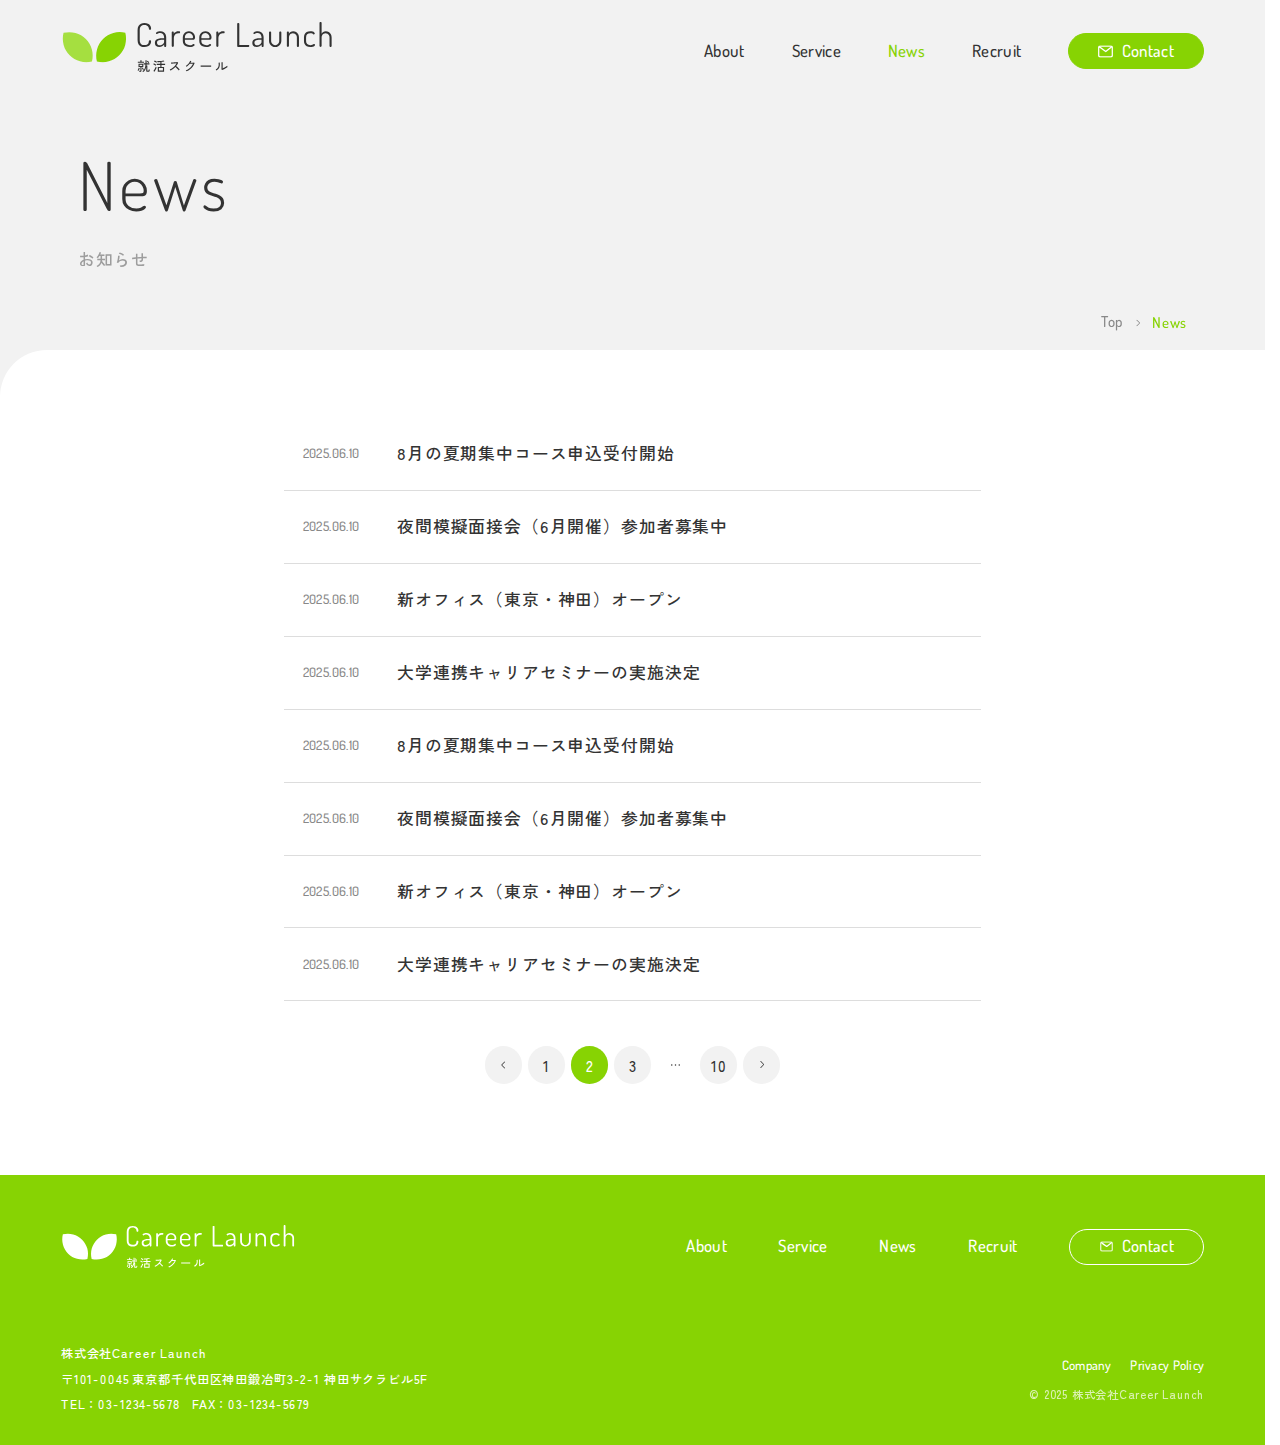
<file: news.html>
<!DOCTYPE html>
<html lang="ja">
  <head>
    <meta charset="utf-8" />
    <meta name="viewport" content="width=device-width,initial-scale=1" />
    <title>News | Career Launch - 就活スクール</title>
    <meta
      name="description"
      content="弊社の最新ニュースについてご案内します。"
    />
    <meta name="format-detection" content="telephone=no, email=no" />

    <!-- favicon/webclipicon -->
    <link rel="icon" href="img/favicon.ico" />
    <link rel="icon" href="img/favicon.svg" type="image/svg+xml" />
    <link rel="apple-touch-icon" href="img/webclip.png" />

    <!-- font -->
    <link rel="preconnect" href="https://fonts.googleapis.com" />
    <link rel="preconnect" href="https://fonts.gstatic.com" crossorigin />
    <link
      href="https://fonts.googleapis.com/css2?family=Dosis:wght@200..800&family=Zen+Kaku+Gothic+New:wght@500&display=swap"
      rel="stylesheet"
    />

    <!-- css -->
    <link rel="stylesheet" href="css/vendor/splide-core.min.css" />
    <link rel="stylesheet" href="css/style.css" />

    <!-- js -->
    <script src="js/vendor/gsap.min.js" defer></script>
    <script src="js/vendor/ScrollTrigger.min.js" defer></script>
    <script src="js/vendor/splide.min.js" defer></script>
    <script type="module" src="js/main.js"></script>

    <!-- noindex -->
    <meta name="robots" content="noindex, nofollow" />
  </head>
  <body class="sub-page">
    <!-- header -->
    <header class="header js-header">
      <div class="header-inner">
        <div class="header-logo">
          <a href="index.html" class="header-logo-link">
            <img
              src="img/logo.svg"
              alt="Career Launch"
              width="251"
              height="46"
              decoding="async"
            />
          </a>
        </div>
        <!-- hamburger menu -->
        <div class="menu-backdrop js-menu-backdrop"></div>
        <dialog class="mobile-menu js-menu-dialog" aria-label="メニュー">
          <button
            class="hamburger-close-btn js-hamburger-close"
            aria-label="メニューを閉じる"
          >
            <span class="hamburger-close-icon">
              <span></span>
              <span></span>
            </span>
          </button>

          <nav class="header-nav" aria-label="メインメニュー">
            <ul class="header-nav-list">
              <li class="header-nav-item header-nav-item--top">
                <a href="index.html" class="header-nav-link"
                  ><span class="header-nav-item--en" lang="en">Top</span>
                  <span class="header-nav-item--ja">トップ</span>
                </a>
              </li>

              <li class="header-nav-item">
                <a href="about.html" class="header-nav-link"
                  ><span class="header-nav-item--en" lang="en">About</span>
                  <span class="header-nav-item--ja">私たちについて</span>
                </a>
              </li>
              <li class="header-nav-item">
                <a href="service.html" class="header-nav-link">
                  <span class="header-nav-item--en" lang="en">Service</span>
                  <span class="header-nav-item--ja">サービス</span>
                </a>
              </li>
              <li class="header-nav-item">
                <a href="news.html" class="header-nav-link">
                  <span class="header-nav-item--en is-active" lang="en"
                    >News</span
                  >
                  <span class="header-nav-item--ja">お知らせ</span>
                </a>
              </li>
              <li class="header-nav-item">
                <a href="recruit.html" class="header-nav-link">
                  <span class="header-nav-item--en" lang="en">Recruit</span>
                  <span class="header-nav-item--ja">採用情報</span>
                </a>
              </li>
              <li class="header-nav-item is-cta">
                <a href="contact.html" class="header-nav-link">
                  <span class="header-nav-item--en" lang="en">Contact</span>
                  <span class="header-nav-item--ja">お問い合わせ</span>
                </a>
              </li>
            </ul>
          </nav>
        </dialog>
        <!-- hamburger menu end -->

        <button
          class="hamburger-open-btn js-hamburger-open"
          aria-label="メニューを開く"
        >
          <span class="hamburger-open-icon">
            <span class="dot dot-top"></span>
            <span class="dot dot-middle"></span>
            <span class="dot dot-bottom"></span>
          </span>
        </button>
      </div>
    </header>
    <!-- header end -->
    <main>
      <!-- news-kv -->
      <div class="news-kv c-page-kv js-kv js-sub-kv">
        <div class="news-kv-inner c-page-kv-inner l-container">
          <div class="news-kv-title c-page-kv-title">
            <p class="c-page-kv-title--en js-sub-kv-title--en" lang="en">
              News
            </p>
            <h1 class="c-page-kv-title--ja js-sub-kv-title--ja">お知らせ</h1>
          </div>
        </div>

        <nav class="c-breadcrumb l-container" aria-label="パンくずリスト">
          <ol class="c-breadcrumb-list">
            <li class="c-breadcrumb-item">
              <a href="index.html" class="c-breadcrumb-link" lang="en">Top</a>
            </li>
            <li class="c-breadcrumb-item">
              <span
                class="c-breadcrumb-link--current"
                aria-current="page"
                lang="en"
                >News</span
              >
            </li>
          </ol>
        </nav>

        <span class="c-page-kv-decoration"></span>
      </div>
      <!-- news-kv end -->
      <!-- news-archive -->
      <div class="news-archive-wrapper">
        <div class="l-container-s">
          <ul class="news-archive-list c-news-list">
            <li class="news-archive-item c-news-item">
              <a href="#" class="c-news-link"
                ><time datetime="2025-06-10">2025.06.10</time>
                8月の夏期集中コース申込受付開始</a
              >
            </li>
            <li class="news-archive-item c-news-item">
              <a href="#" class="c-news-link"
                ><time datetime="2025-06-10">2025.06.10</time>
                夜間模擬面接会（6月開催）参加者募集中</a
              >
            </li>
            <li class="news-archive-item c-news-item">
              <a href="#" class="c-news-link"
                ><time datetime="2025-06-10">2025.06.10</time>
                新オフィス（東京・神田）オープン</a
              >
            </li>
            <li class="news-archive-item c-news-item">
              <a href="#" class="c-news-link"
                ><time datetime="2025-06-10">2025.06.10</time>
                大学連携キャリアセミナーの実施決定</a
              >
            </li>
            <li class="c-news-item">
              <a href="#" class="c-news-link"
                ><time datetime="2025-06-10">2025.06.10</time>
                8月の夏期集中コース申込受付開始</a
              >
            </li>
            <li class="news-archive-item c-news-item">
              <a href="#" class="c-news-link"
                ><time datetime="2025-06-10">2025.06.10</time>
                夜間模擬面接会（6月開催）参加者募集中</a
              >
            </li>
            <li class="news-archive-item c-news-item">
              <a href="#" class="c-news-link"
                ><time datetime="2025-06-10">2025.06.10</time>
                新オフィス（東京・神田）オープン</a
              >
            </li>
            <li class="news-archive-item c-news-item">
              <a href="#" class="c-news-link"
                ><time datetime="2025-06-10">2025.06.10</time>
                大学連携キャリアセミナーの実施決定</a
              >
            </li>
          </ul>

          <nav
            class="news-archive-pagination c-pagination"
            aria-label="ページネーション"
          >
            <ul class="c-pagination-list">
              <li class="c-pagination-item">
                <a href="#" class="c-pagination-link c-pagination-link--prev"
                  ><span class="u-visually-hidden">前のページ</span></a
                >
              </li>

              <li class="c-pagination-item">
                <a href="#" class="c-pagination-link"
                  >1<span class="u-visually-hidden">ページ目</span></a
                >
              </li>
              <li class="c-pagination-item">
                <a href="#" class="c-pagination-link is-active"
                  ><span class="u-visually-hidden">現在のページ：</span>2<span
                    class="u-visually-hidden"
                    >ページ目</span
                  ></a
                >
              </li>
              <li class="c-pagination-item">
                <a href="#" class="c-pagination-link"
                  >3<span class="u-visually-hidden">ページ目</span></a
                >
              </li>
              <li class="c-pagination-item">
                <span class="c-pagination-dots">
                  <span class="c-pagination-dots-icon"></span>
                </span>
              </li>
              <li class="c-pagination-item">
                <a href="#" class="c-pagination-link"
                  >10<span class="u-visually-hidden">ページ目</span></a
                >
              </li>
              <li class="c-pagination-item">
                <a href="#" class="c-pagination-link c-pagination-link--next"
                  ><span class="u-visually-hidden">次のページ</span></a
                >
              </li>
            </ul>
          </nav>
        </div>
      </div>

      <!-- news-archive end -->
      <!-- footer -->
      <footer class="footer">
        <div class="footer-inner">
          <div class="footer-logo">
            <a href="index.html" class="footer-logo-link">
              <img
                src="img/logo-white.svg"
                alt="Career Launch"
                width="251"
                height="46"
                decoding="async"
              />
            </a>
          </div>

          <address class="footer-address-wrapper">
            <span class="footer-company-name">株式会社Career Launch</span>
            <p class="footer-address">
              <span>〒101-0045</span>
              <span>東京都千代田区神田鍛冶町3-2-1</span>
              <span>神田サクラビル5F</span>
            </p>
            <div class="footer-tel-fax-wrapper">
              <a href="tel:03-1234-5678" class="footer-tel"
                >TEL：03-1234-5678</a
              >
              <a href="#" class="footer-fax">FAX：03-1234-5679</a>
            </div>
          </address>

          <nav class="footer-nav" aria-label="フッターナビゲーション">
            <ul class="footer-nav-list">
              <li class="footer-nav-item">
                <a href="about.html" class="footer-nav-link"
                  ><span class="footer-nav-item--en" lang="en">About</span>
                </a>
              </li>
              <li class="footer-nav-item">
                <a href="service.html" class="footer-nav-link">
                  <span class="footer-nav-item--en" lang="en">Service</span>
                </a>
              </li>
              <li class="footer-nav-item">
                <a href="news.html" class="footer-nav-link">
                  <span class="footer-nav-item--en" lang="en">News</span>
                </a>
              </li>
              <li class="footer-nav-item">
                <a href="recruit.html" class="footer-nav-link">
                  <span class="footer-nav-item--en" lang="en">Recruit</span>
                </a>
              </li>
            </ul>
            <div class="footer-nav-item--cta">
              <a href="contact.html">
                <span class="footer-nav-item--en" lang="en">Contact</span>
              </a>
            </div>
          </nav>

          <div class="footer-company-privacy-wrapper">
            <div class="footer-company-policy">
              <a href="#" class="footer-company" lang="en">Company</a>
              <a href="#" class="footer-privacy" lang="en">Privacy Policy</a>
            </div>
            <small class="footer-copyright">© 2025 株式会社Career Launch</small>
          </div>
        </div>
      </footer>
      <!-- footer end -->
    </main>
  </body>
</html>
</file>
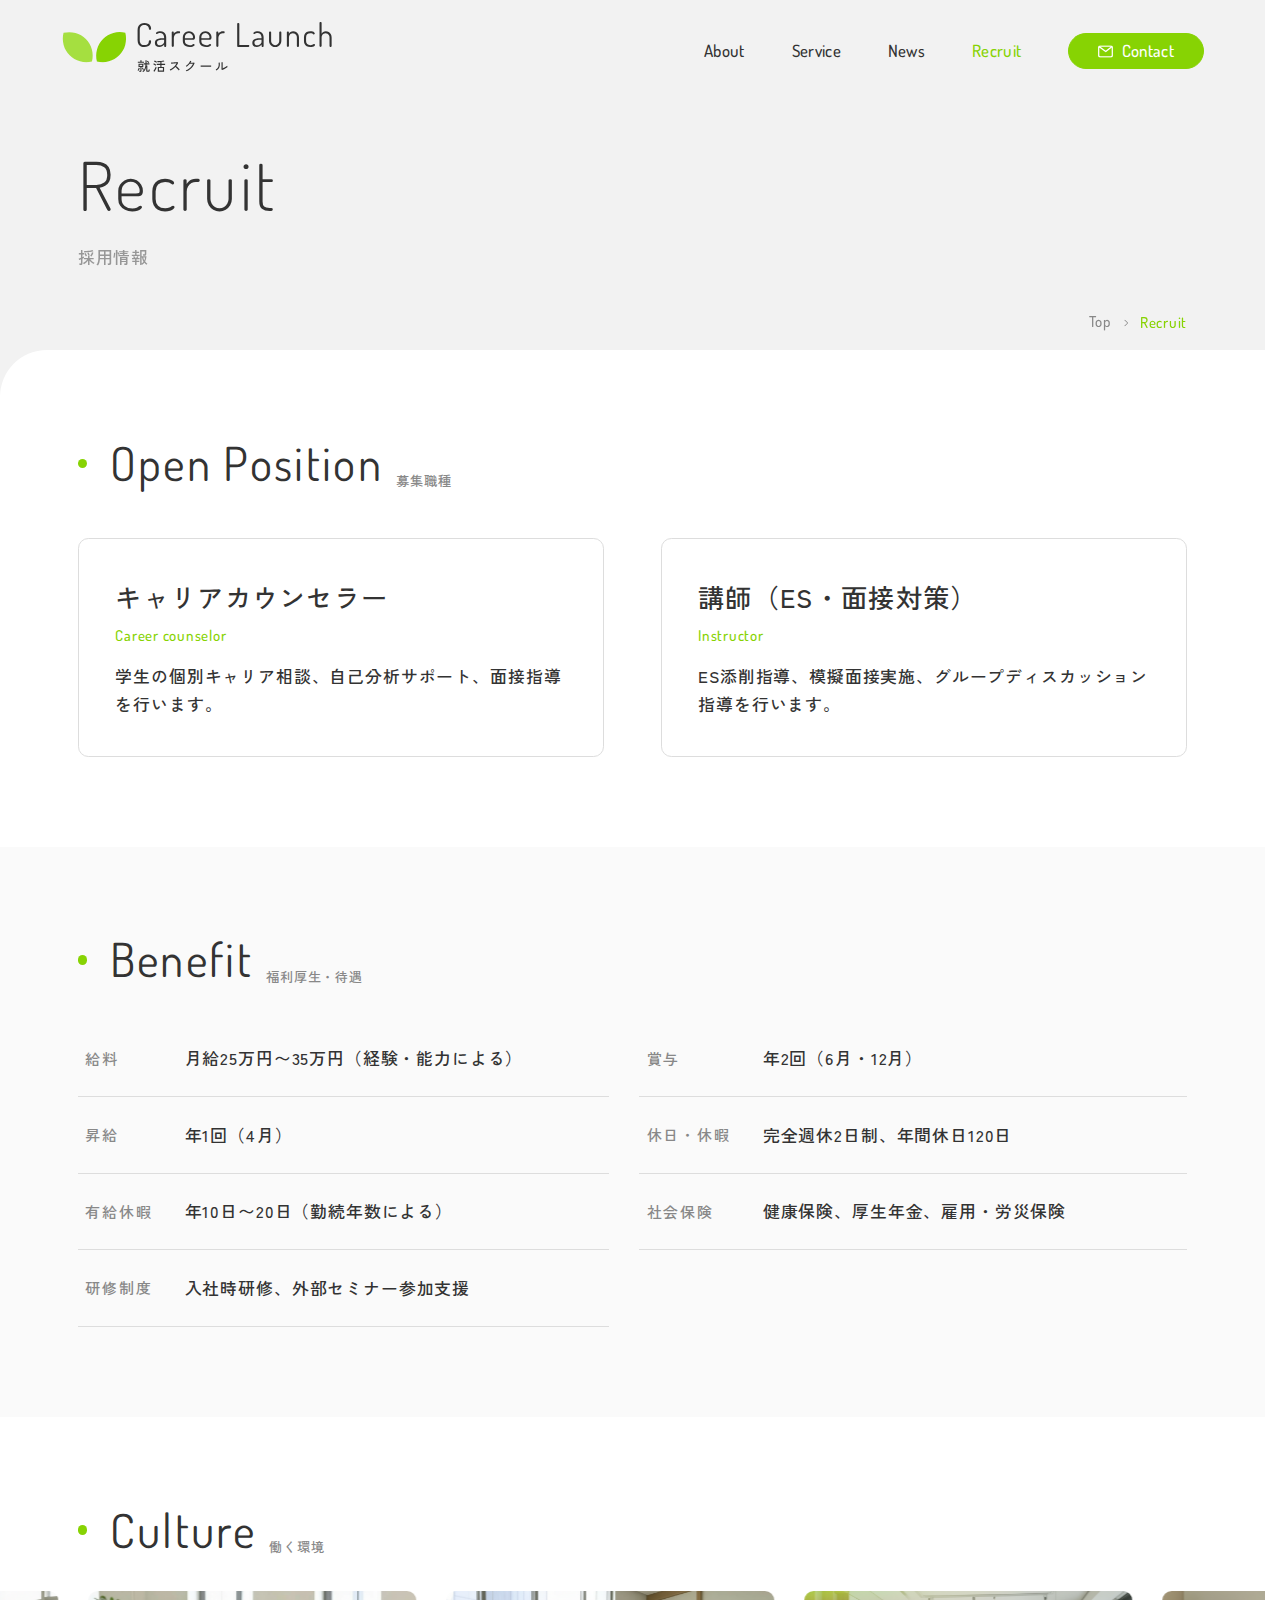
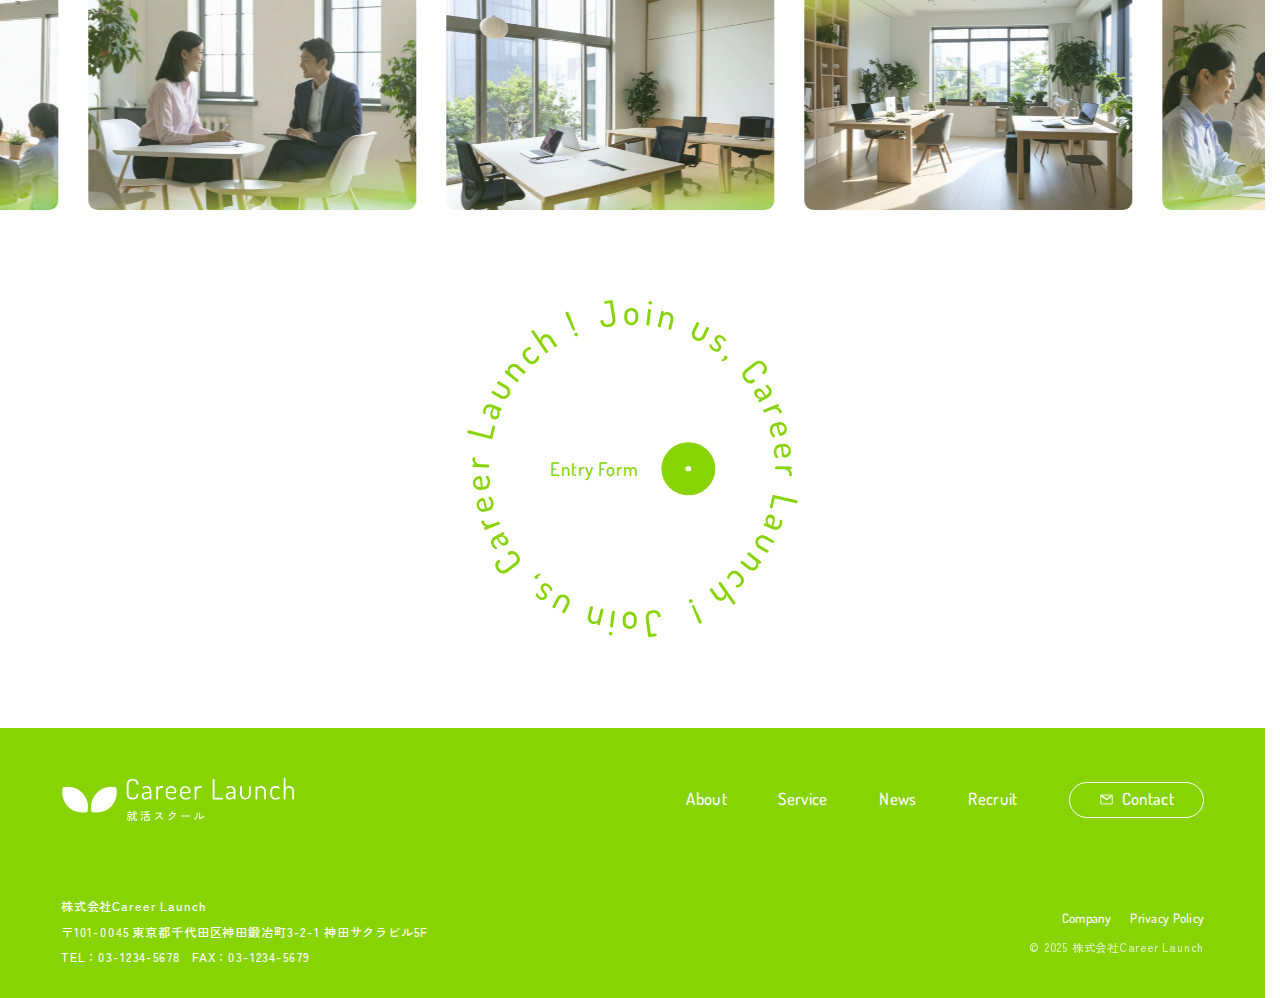
<file: recruit.html>
<!DOCTYPE html>
<html lang="ja">
  <head>
    <meta charset="utf-8" />
    <meta name="viewport" content="width=device-width,initial-scale=1" />
    <title>Recruit | Career Launch - 就活スクール</title>
    <meta
      name="description"
      content="現在募集中の採用情報についてご案内します。"
    />
    <meta name="format-detection" content="telephone=no, email=no" />

    <!-- favicon/webclipicon -->
    <link rel="icon" href="img/favicon.ico" />
    <link rel="icon" href="img/favicon.svg" type="image/svg+xml" />
    <link rel="apple-touch-icon" href="img/webclip.png" />

    <!-- font -->
    <link rel="preconnect" href="https://fonts.googleapis.com" />
    <link rel="preconnect" href="https://fonts.gstatic.com" crossorigin />
    <link
      href="https://fonts.googleapis.com/css2?family=Dosis:wght@200..800&family=Zen+Kaku+Gothic+New:wght@500&display=swap"
      rel="stylesheet"
    />

    <!-- css -->
    <link rel="stylesheet" href="css/vendor/splide-core.min.css" />
    <link rel="stylesheet" href="css/style.css" />

    <!-- js -->
    <script src="js/vendor/gsap.min.js" defer></script>
    <script src="js/vendor/ScrollTrigger.min.js" defer></script>
    <script src="js/vendor/splide.min.js" defer></script>
    <script src="js/vendor/splide-extension-auto-scroll.min.js" defer></script>
    <script type="module" src="js/main.js"></script>

    <!-- noindex -->
    <meta name="robots" content="noindex, nofollow" />
  </head>
  <body class="sub-page">
    <!-- header -->
    <header class="header js-header">
      <div class="header-inner">
        <div class="header-logo">
          <a href="index.html" class="header-logo-link">
            <img
              src="img/logo.svg"
              alt="Career Launch"
              width="251"
              height="46"
              decoding="async"
            />
          </a>
        </div>
        <!-- hamburger menu -->
        <div class="menu-backdrop js-menu-backdrop"></div>
        <dialog class="mobile-menu js-menu-dialog" aria-label="メニュー">
          <button
            class="hamburger-close-btn js-hamburger-close"
            aria-label="メニューを閉じる"
          >
            <span class="hamburger-close-icon">
              <span></span>
              <span></span>
            </span>
          </button>

          <nav class="header-nav" aria-label="メインメニュー">
            <ul class="header-nav-list">
              <li class="header-nav-item header-nav-item--top">
                <a href="index.html" class="header-nav-link"
                  ><span class="header-nav-item--en" lang="en">Top</span>
                  <span class="header-nav-item--ja">トップ</span>
                </a>
              </li>

              <li class="header-nav-item">
                <a href="about.html" class="header-nav-link"
                  ><span class="header-nav-item--en" lang="en">About</span>
                  <span class="header-nav-item--ja">私たちについて</span>
                </a>
              </li>
              <li class="header-nav-item">
                <a href="service.html" class="header-nav-link">
                  <span class="header-nav-item--en" lang="en">Service</span>
                  <span class="header-nav-item--ja">サービス</span>
                </a>
              </li>
              <li class="header-nav-item">
                <a href="news.html" class="header-nav-link">
                  <span class="header-nav-item--en" lang="en">News</span>
                  <span class="header-nav-item--ja">お知らせ</span>
                </a>
              </li>
              <li class="header-nav-item">
                <a href="recruit.html" class="header-nav-link">
                  <span class="header-nav-item--en is-active" lang="en"
                    >Recruit</span
                  >
                  <span class="header-nav-item--ja">採用情報</span>
                </a>
              </li>
              <li class="header-nav-item is-cta">
                <a href="contact.html" class="header-nav-link">
                  <span class="header-nav-item--en" lang="en">Contact</span>
                  <span class="header-nav-item--ja">お問い合わせ</span>
                </a>
              </li>
            </ul>
          </nav>
        </dialog>
        <!-- hamburger menu end -->

        <button
          class="hamburger-open-btn js-hamburger-open"
          aria-label="メニューを開く"
        >
          <span class="hamburger-open-icon">
            <span class="dot dot-top"></span>
            <span class="dot dot-middle"></span>
            <span class="dot dot-bottom"></span>
          </span>
        </button>
      </div>
    </header>
    <!-- header end -->
    <main>
      <!-- recruit-kv -->
      <div class="recruit-kv c-page-kv js-kv js-sub-kv">
        <div class="recruit-kv-inner c-page-kv-inner l-container">
          <div class="recruit-kv-title c-page-kv-title">
            <p class="c-page-kv-title--en js-sub-kv-title--en" lang="en">
              Recruit
            </p>
            <h1 class="c-page-kv-title--ja js-sub-kv-title--ja">採用情報</h1>
          </div>
        </div>

        <nav class="c-breadcrumb l-container" aria-label="パンくずリスト">
          <ol class="c-breadcrumb-list">
            <li class="c-breadcrumb-item">
              <a href="index.html" class="c-breadcrumb-link" lang="en">Top</a>
            </li>
            <li class="c-breadcrumb-item">
              <span
                class="c-breadcrumb-link--current"
                aria-current="page"
                lang="en"
                >Recruit</span
              >
            </li>
          </ol>
        </nav>

        <span class="c-page-kv-decoration"></span>
      </div>
      <!-- recruit-kv end -->
      <!-- recruit-position -->
      <section class="recruit-position">
        <div class="recruit-position-inner l-container">
          <div class="c-section-title">
            <p class="c-section-title--en">Open Position</p>
            <h2 class="c-section-title--ja">募集職種</h2>
          </div>

          <ul class="recruit-position-list">
            <li class="recruit-position-item">
              <h3 class="recruit-position-item--jp">キャリアカウンセラー</h3>
              <span class="recruit-position-item--en">Career counselor</span>
              <p class="recruit-position-item-text">
                学生の個別キャリア相談、自己分析サポート、面接指導を行います。
              </p>
            </li>
            <li class="recruit-position-item">
              <h3 class="recruit-position-item--jp">講師（ES・面接対策）</h3>
              <span class="recruit-position-item--en">Instructor</span>
              <p class="recruit-position-item-text">
                ES添削指導、模擬面接実施、グループディスカッション指導を行います。
              </p>
            </li>
          </ul>
        </div>
      </section>
      <!-- recruit-position end -->

      <!-- recruit-benefit -->
      <section class="recruit-benefit">
        <div class="recruit-benefit-inner l-container">
          <div class="c-section-title">
            <p class="c-section-title--en">Benefit</p>
            <h2 class="c-section-title--ja">福利厚生・待遇</h2>
          </div>
          <dl class="recruit-benefit-list">
            <div class="recruit-benefit-item">
              <dt class="recruit-benefit-item-title">給料</dt>
              <dd class="recruit-benefit-item-data">
                月給25万円〜35万円（経験・能力による）
              </dd>
            </div>
            <div class="recruit-benefit-item">
              <dt class="recruit-benefit-item-title">賞与</dt>
              <dd class="recruit-benefit-item-data">年2回（6月・12月）</dd>
            </div>
            <div class="recruit-benefit-item">
              <dt class="recruit-benefit-item-title">昇給</dt>
              <dd class="recruit-benefit-item-data">年1回（4月）</dd>
            </div>
            <div class="recruit-benefit-item">
              <dt class="recruit-benefit-item-title">休日・休暇</dt>
              <dd class="recruit-benefit-item-data">
                完全週休2日制、年間休日120日
              </dd>
            </div>
            <div class="recruit-benefit-item">
              <dt class="recruit-benefit-item-title">有給休暇</dt>
              <dd class="recruit-benefit-item-data">
                年10日〜20日（勤続年数による）
              </dd>
            </div>
            <div class="recruit-benefit-item">
              <dt class="recruit-benefit-item-title">社会保険</dt>
              <dd class="recruit-benefit-item-data">
                健康保険、厚生年金、雇用・労災保険
              </dd>
            </div>
            <div class="recruit-benefit-item">
              <dt class="recruit-benefit-item-title">研修制度</dt>
              <dd class="recruit-benefit-item-data">
                入社時研修、外部セミナー参加支援
              </dd>
            </div>
          </dl>
        </div>
      </section>
      <!-- recruit-benefit end -->
      <!-- recruit-culture -->
      <section class="splide recruit-culture js-culture-slider">
        <div class="recruit-culture-inner l-container">
          <div class="c-section-title">
            <p class="c-section-title--en">Culture</p>
            <h2 class="c-section-title--ja">働く環境</h2>
          </div>
        </div>

        <div class="splide__track recruit-culture-slider">
          <ul class="splide__list">
            <li class="splide__slide">
              <div class="recruit-culture-img-cover">
                <img
                  src="img/recruit/culture.png"
                  alt=""
                  width="1186"
                  height="864"
                />
              </div>
            </li>
            <li class="splide__slide">
              <div class="recruit-culture-img-cover">
                <img
                  src="img/recruit/culture02.png"
                  alt=""
                  width="1186"
                  height="864"
                />
              </div>
            </li>
            <li class="splide__slide">
              <div class="recruit-culture-img-cover">
                <img
                  src="img/recruit/culture03.png"
                  alt=""
                  width="1186"
                  height="864"
                />
              </div>
            </li>
            <li class="splide__slide">
              <div class="recruit-culture-img-cover">
                <img
                  src="img/recruit/culture04.png"
                  alt=""
                  width="1186"
                  height="864"
                />
              </div>
            </li>
            <li class="splide__slide">
              <div class="recruit-culture-img-cover">
                <img
                  src="img/recruit/culture05.png"
                  alt=""
                  width="1186"
                  height="864"
                />
              </div>
            </li>
          </ul>
        </div>
      </section>

      <!-- 回転する文字 -->
      <a
        href="contact.html"
        class="recruit-circle-wrapper c-recruit-circle-wrapper"
      >
        <img
          class="c-recruit-circle-image"
          src="img/recruit-button-text.svg"
          width="355"
          height="360"
          alt="Join us, Career Launch!"
          decoding="async"
          loading="lazy"
        />

        <div class="c-entry-btn">
          <div class="c-entry-btn-link">
            Entry Form
            <span></span>
          </div>
        </div>
      </a>
    </main>
    <!-- footer -->
    <footer class="footer">
      <div class="footer-inner">
        <div class="footer-logo">
          <a href="index.html" class="footer-logo-link">
            <img
              src="img/logo-white.svg"
              alt="Career Launch"
              width="251"
              height="46"
              decoding="async"
            />
          </a>
        </div>

        <address class="footer-address-wrapper">
          <span class="footer-company-name">株式会社Career Launch</span>
          <p class="footer-address">
            <span>〒101-0045</span>
            <span>東京都千代田区神田鍛冶町3-2-1</span>
            <span>神田サクラビル5F</span>
          </p>
          <div class="footer-tel-fax-wrapper">
            <a href="tel:03-1234-5678" class="footer-tel">TEL：03-1234-5678</a>
            <a href="#" class="footer-fax">FAX：03-1234-5679</a>
          </div>
        </address>

        <nav class="footer-nav" aria-label="フッターナビゲーション">
          <ul class="footer-nav-list">
            <li class="footer-nav-item">
              <a href="about.html" class="footer-nav-link"
                ><span class="footer-nav-item--en" lang="en">About</span>
              </a>
            </li>
            <li class="footer-nav-item">
              <a href="service.html" class="footer-nav-link">
                <span class="footer-nav-item--en" lang="en">Service</span>
              </a>
            </li>
            <li class="footer-nav-item">
              <a href="news.html" class="footer-nav-link">
                <span class="footer-nav-item--en" lang="en">News</span>
              </a>
            </li>
            <li class="footer-nav-item">
              <a href="recruit.html" class="footer-nav-link">
                <span class="footer-nav-item--en" lang="en">Recruit</span>
              </a>
            </li>
          </ul>
          <div class="footer-nav-item--cta">
            <a href="contact.html">
              <span class="footer-nav-item--en" lang="en">Contact</span>
            </a>
          </div>
        </nav>

        <div class="footer-company-privacy-wrapper">
          <div class="footer-company-policy">
            <a href="#" class="footer-company" lang="en">Company</a>
            <a href="#" class="footer-privacy" lang="en">Privacy Policy</a>
          </div>
          <small class="footer-copyright">© 2025 株式会社Career Launch</small>
        </div>
      </div>
    </footer>
    <!-- footer end -->
  </body>
</html>
</file>
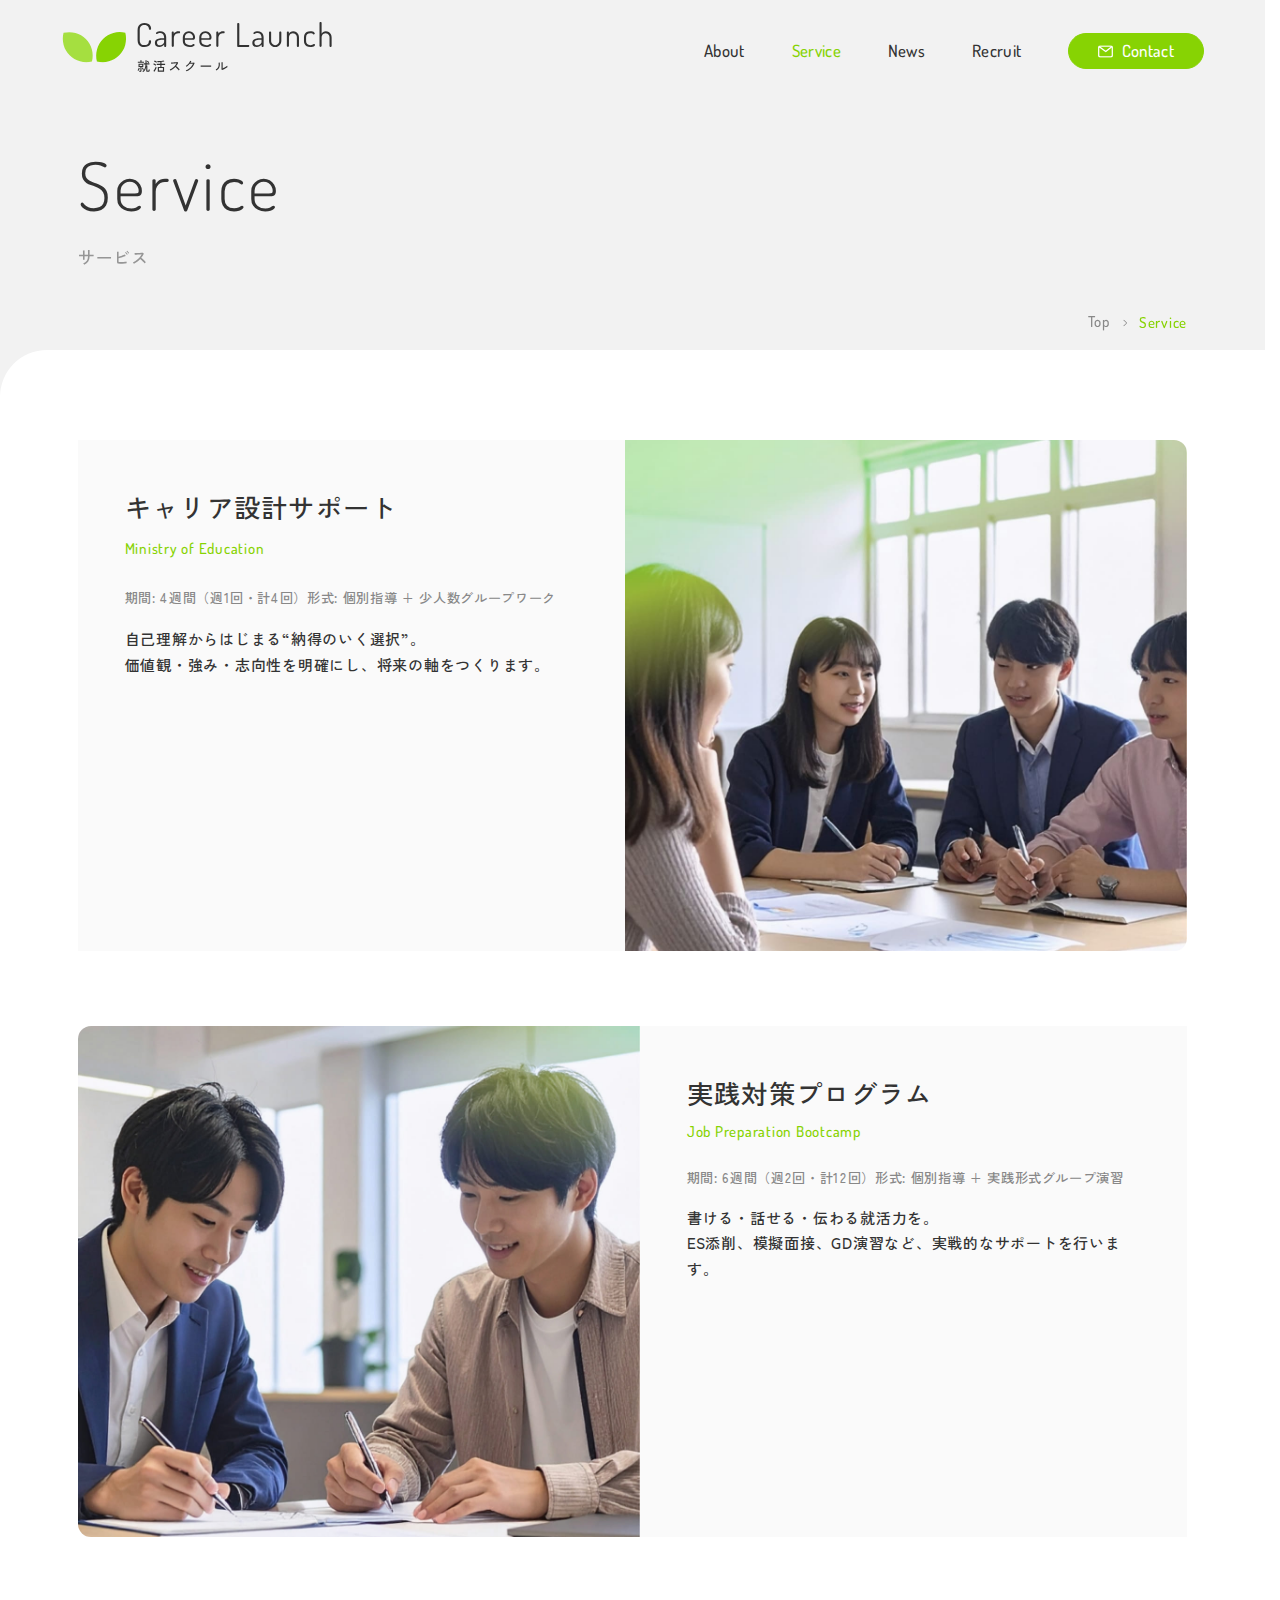
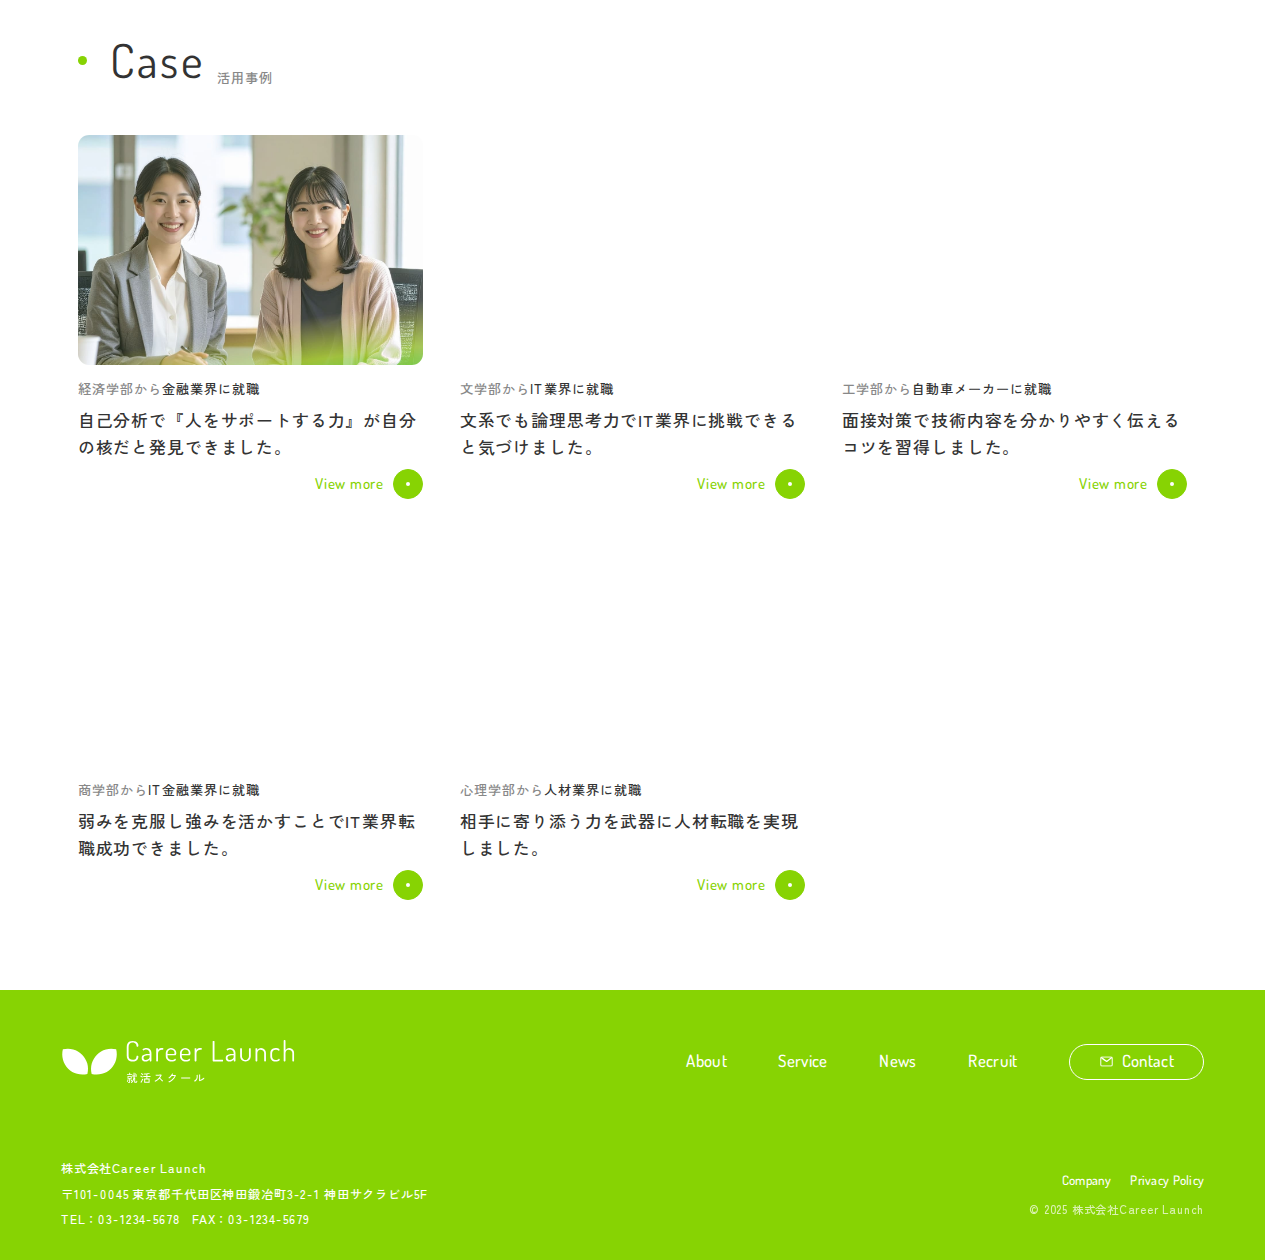
<file: service.html>
<!DOCTYPE html>
<html lang="ja">
  <head>
    <meta charset="utf-8" />
    <meta name="viewport" content="width=device-width,initial-scale=1" />
    <title>Service | Career Launch - 就活スクール</title>
    <meta
      name="description"
      content="就活スクールCareer Launchのサービスのご紹介ページです。"
    />
    <meta name="format-detection" content="telephone=no, email=no" />

    <!-- favicon/webclipicon -->
    <link rel="icon" href="img/favicon.ico" />
    <link rel="icon" href="img/favicon.svg" type="image/svg+xml" />
    <link rel="apple-touch-icon" href="img/webclip.png" />

    <!-- font -->
    <link rel="preconnect" href="https://fonts.googleapis.com" />
    <link rel="preconnect" href="https://fonts.gstatic.com" crossorigin />
    <link
      href="https://fonts.googleapis.com/css2?family=Dosis:wght@200..800&family=Zen+Kaku+Gothic+New:wght@500&display=swap"
      rel="stylesheet"
    />

    <!-- css -->
    <link rel="stylesheet" href="css/vendor/splide-core.min.css" />
    <link rel="stylesheet" href="css/style.css" />

    <!-- js -->
    <script src="js/vendor/gsap.min.js" defer></script>
    <script src="js/vendor/ScrollTrigger.min.js" defer></script>
    <script src="js/vendor/splide.min.js" defer></script>
    <script type="module" src="js/main.js"></script>

    <!-- noindex -->
    <meta name="robots" content="noindex" />
  </head>

  <body class="sub-page">
    <!-- header -->
    <header class="header js-header">
      <div class="header-inner">
        <div class="header-logo">
          <a href="index.html" class="header-logo-link">
            <img
              src="img/logo.svg"
              alt="Career Launch"
              width="251"
              height="46"
              decoding="async"
            />
          </a>
        </div>
        <!-- hamburger menu -->
        <div class="menu-backdrop js-menu-backdrop"></div>
        <dialog class="mobile-menu js-menu-dialog" aria-label="メニュー">
          <button
            class="hamburger-close-btn js-hamburger-close"
            aria-label="メニューを閉じる"
          >
            <span class="hamburger-close-icon">
              <span></span>
              <span></span>
            </span>
          </button>

          <nav class="header-nav" aria-label="メインメニュー">
            <ul class="header-nav-list">
              <li class="header-nav-item header-nav-item--top">
                <a href="index.html" class="header-nav-link"
                  ><span class="header-nav-item--en" lang="en">Top</span>
                  <span class="header-nav-item--ja">トップ</span>
                </a>
              </li>

              <li class="header-nav-item">
                <a href="about.html" class="header-nav-link"
                  ><span class="header-nav-item--en" lang="en">About</span>
                  <span class="header-nav-item--ja">私たちについて</span>
                </a>
              </li>
              <li class="header-nav-item">
                <a href="service.html" class="header-nav-link">
                  <span class="header-nav-item--en is-active" lang="en"
                    >Service</span
                  >
                  <span class="header-nav-item--ja">サービス</span>
                </a>
              </li>
              <li class="header-nav-item">
                <a href="news.html" class="header-nav-link">
                  <span class="header-nav-item--en" lang="en">News</span>
                  <span class="header-nav-item--ja">お知らせ</span>
                </a>
              </li>
              <li class="header-nav-item">
                <a href="recruit.html" class="header-nav-link">
                  <span class="header-nav-item--en" lang="en">Recruit</span>
                  <span class="header-nav-item--ja">採用情報</span>
                </a>
              </li>
              <li class="header-nav-item is-cta">
                <a href="contact.html" class="header-nav-link">
                  <span class="header-nav-item--en" lang="en">Contact</span>
                  <span class="header-nav-item--ja">お問い合わせ</span>
                </a>
              </li>
            </ul>
          </nav>
        </dialog>
        <!-- hamburger menu end -->

        <button
          class="hamburger-open-btn js-hamburger-open"
          aria-label="メニューを開く"
        >
          <span class="hamburger-open-icon">
            <span class="dot dot-top"></span>
            <span class="dot dot-middle"></span>
            <span class="dot dot-bottom"></span>
          </span>
        </button>
      </div>
    </header>
    <!-- header end -->
    <main>
      <!-- service-kv -->
      <div class="service-kv c-page-kv js-kv js-sub-kv">
        <div class="service-kv-inner c-page-kv-inner l-container">
          <div class="service-kv-title c-page-kv-title">
            <p class="c-page-kv-title--en js-sub-kv-title--en" lang="en">
              Service
            </p>
            <h1 class="c-page-kv-title--ja js-sub-kv-title--ja">サービス</h1>
          </div>
        </div>

        <nav class="c-breadcrumb l-container" aria-label="パンくずリスト">
          <ol class="c-breadcrumb-list">
            <li class="c-breadcrumb-item">
              <a href="index.html" class="c-breadcrumb-link" lang="en">Top</a>
            </li>
            <li class="c-breadcrumb-item">
              <span
                class="c-breadcrumb-link--current"
                aria-current="page"
                lang="en"
                >Service</span
              >
            </li>
          </ol>
        </nav>

        <span class="c-page-kv-decoration"></span>
      </div>
      <!-- service-kv end -->
      <!-- service-detail -->
      <div class="service-detail">
        <div class="service-detail-inner l-container">
          <section class="service-detail-container">
            <picture class="service-detail-image">
              <source
                media="(max-width: 899px)"
                srcset="img/service/service-sp.jpg"
              />
              <img
                src="img/service/service.jpg"
                alt="学生男女4人がグループディスカッションしている様子"
                width="1200"
                height="1090"
                decoding="async"
                loading="lazy"
              />
            </picture>

            <div class="service-detail-text-content">
              <div class="service-detail-title">
                <h2 class="service-detail-title--jp">キャリア設計サポート</h2>
                <p class="service-detail-title--en">Ministry of Education</p>
              </div>

              <div class="service-detail-text-wrapper">
                <span class="service-detail-info"
                  >期間: 4週間（週1回・計4回）形式: 個別指導 +
                  少人数グループワーク</span
                >
                <p class="service-detail-copy">
                  <span>自己理解からはじまる“納得のいく選択”。</span
                  ><span
                    >価値観・強み・志向性を明確にし、将来の軸をつくります。</span
                  >
                </p>
              </div>

              <ul class="service-detail-list js-service-detail-list">
                <li
                  class="service-detail-list-item js-service-detail-list-item"
                >
                  <span>自己分析ワークショップ</span
                  ><span>（価値観・強み診断）</span>
                </li>
                <li
                  class="service-detail-list-item js-service-detail-list-item"
                >
                  業界・職種研究セッション
                </li>
                <li
                  class="service-detail-list-item js-service-detail-list-item"
                >
                  キャリアビジョン設計サポート
                </li>
              </ul>
            </div>
          </section>

          <section class="service-detail-container">
            <picture class="service-detail-image">
              <source
                media="(max-width: 899px)"
                srcset="img/service/service02-sp.jpg"
              />
              <img
                src="img/service/service02.jpg"
                alt="男子学生2人が自習室でディスカッション前の打ち合わせをしている様子"
                width="1200"
                height="1090"
                decoding="async"
                loading="lazy"
              />
            </picture>

            <div class="service-detail-text-content">
              <div class="service-detail-title">
                <h2 class="service-detail-title--jp">実践対策プログラム</h2>
                <p class="service-detail-title--en">Job Preparation Bootcamp</p>
              </div>

              <div class="service-detail-text-wrapper">
                <span class="service-detail-info"
                  >期間: 6週間（週2回・計12回）形式: 個別指導 +
                  実践形式グループ演習</span
                >
                <p class="service-detail-copy">
                  <span>書ける・話せる・伝わる就活力を。</span
                  ><span
                    >ES添削、模擬面接、GD演習など、実戦的なサポートを行います。</span
                  >
                </p>
              </div>

              <ul class="service-detail-list js-service-detail-list">
                <li
                  class="service-detail-list-item js-service-detail-list-item"
                >
                  ES添削・文章表現力向上トレーニング
                </li>
                <li
                  class="service-detail-list-item js-service-detail-list-item"
                >
                  模擬面接・フィードバックセッション
                </li>
                <li
                  class="service-detail-list-item js-service-detail-list-item"
                >
                  グループディスカッション実践演習
                </li>
              </ul>
            </div>
          </section>
        </div>
      </div>
      <!-- service-detail end -->
      <!-- service-case -->
      <section class="service-case">
        <div class="l-container">
          <div class="c-section-title">
            <h2 class="c-section-title--en">Case</h2>
            <span class="c-section-title--ja">活用事例</span>
          </div>

          <div class="service-case-card-wrapper">
            <article class="service-case-card">
              <a href="#" class="service-case-card-link">
                <div class="service-case-card-image">
                  <img
                    src="img/service/case.jpg"
                    width="1200"
                    height="800"
                    alt="ES添削担当講師と金融業界に就職した学生の面談風景"
                    decoding="async"
                  />
                </div>
                <div class="service-case-card-text">
                  <h3>
                    <span class="service-case-card-title--light"
                      >経済学部から</span
                    ><span class="service-case-card-title--base"
                      >金融業界に就職</span
                    >
                  </h3>
                  <p>
                    自己分析で『人をサポートする力』が自分の核だと発見できました。
                  </p>
                  <div
                    class="service-case-card-view-more c-view-more-btn--small"
                  >
                    <div class="c-view-more-link--small">View more</div>
                    <span></span>
                  </div>
                </div>
              </a>
            </article>

            <article class="service-case-card">
              <a href="#" class="service-case-card-link">
                <div class="service-case-card-image">
                  <img
                    src="img/service/case02.jpg"
                    width="1200"
                    height="800"
                    alt="ES添削担当講師と金融業界に就職した学生の面談風景"
                    decoding="async"
                  />
                </div>
                <div class="service-case-card-text">
                  <h3>
                    <span class="service-case-card-title--light"
                      >文学部から</span
                    ><span class="service-case-card-title--base"
                      >IT業界に就職</span
                    >
                  </h3>
                  <p>文系でも論理思考力でIT業界に挑戦できると気づけました。</p>
                  <div
                    class="service-case-card-view-more c-view-more-btn--small"
                  >
                    <div class="c-view-more-link--small">View more</div>
                    <span></span>
                  </div>
                </div>
              </a>
            </article>

            <article class="service-case-card">
              <a href="#" class="service-case-card-link">
                <div class="service-case-card-image">
                  <img
                    src="img/service/case03.jpg"
                    width="1200"
                    height="800"
                    alt="ES添削担当講師と金融業界に就職した学生の面談風景"
                    decoding="async"
                  />
                </div>
                <div class="service-case-card-text">
                  <h3>
                    <span class="service-case-card-title--light"
                      >工学部から</span
                    ><span class="service-case-card-title--base"
                      >自動車メーカーに就職</span
                    >
                  </h3>
                  <p>
                    面接対策で技術内容を分かりやすく伝えるコツを習得しました。
                  </p>
                  <div
                    class="service-case-card-view-more c-view-more-btn--small"
                  >
                    <div class="c-view-more-link--small">View more</div>
                    <span></span>
                  </div>
                </div>
              </a>
            </article>

            <article class="service-case-card">
              <a href="#" class="service-case-card-link">
                <div class="service-case-card-image">
                  <img
                    src="img/service/case04.jpg"
                    width="1200"
                    height="800"
                    alt="ES添削担当講師と金融業界に就職した学生の面談風景"
                    decoding="async"
                  />
                </div>
                <div class="service-case-card-text">
                  <h3>
                    <span class="service-case-card-title--light"
                      >商学部から</span
                    ><span class="service-case-card-title--base"
                      >IT金融業界に就職</span
                    >
                  </h3>
                  <p>
                    弱みを克服し強みを活かすことでIT業界転職成功できました。
                  </p>
                  <div
                    class="service-case-card-view-more c-view-more-btn--small"
                  >
                    <div class="c-view-more-link--small">View more</div>
                    <span></span>
                  </div>
                </div>
              </a>
            </article>

            <article class="service-case-card">
              <a href="#" class="service-case-card-link">
                <div class="service-case-card-image">
                  <img
                    src="img/service/case05.jpg"
                    width="1200"
                    height="800"
                    alt="ES添削担当講師と金融業界に就職した学生の面談風景"
                    decoding="async"
                  />
                </div>
                <div class="service-case-card-text">
                  <h3>
                    <span class="service-case-card-title--light"
                      >心理学部から</span
                    ><span class="service-case-card-title--base"
                      >人材業界に就職</span
                    >
                  </h3>
                  <p>相手に寄り添う力を武器に人材転職を実現しました。</p>
                  <div
                    class="service-case-card-view-more c-view-more-btn--small"
                  >
                    <div class="c-view-more-link--small">View more</div>
                    <span></span>
                  </div>
                </div>
              </a>
            </article>
          </div>
        </div>
      </section>
    </main>
    <!-- footer -->
    <footer class="footer">
      <div class="footer-inner">
        <div class="footer-logo">
          <a href="index.html" class="footer-logo-link">
            <img
              src="img/logo-white.svg"
              alt="Career Launch"
              width="251"
              height="46"
              decoding="async"
            />
          </a>
        </div>

        <address class="footer-address-wrapper">
          <span class="footer-company-name">株式会社Career Launch</span>
          <p class="footer-address">
            <span>〒101-0045</span>
            <span>東京都千代田区神田鍛冶町3-2-1</span>
            <span>神田サクラビル5F</span>
          </p>
          <div class="footer-tel-fax-wrapper">
            <a href="tel:03-1234-5678" class="footer-tel">TEL：03-1234-5678</a>
            <a href="#" class="footer-fax">FAX：03-1234-5679</a>
          </div>
        </address>

        <nav class="footer-nav" aria-label="フッターナビゲーション">
          <ul class="footer-nav-list">
            <li class="footer-nav-item">
              <a href="about.html" class="footer-nav-link"
                ><span class="footer-nav-item--en" lang="en">About</span>
              </a>
            </li>
            <li class="footer-nav-item">
              <a href="service.html" class="footer-nav-link">
                <span class="footer-nav-item--en" lang="en">Service</span>
              </a>
            </li>
            <li class="footer-nav-item">
              <a href="news.html" class="footer-nav-link">
                <span class="footer-nav-item--en" lang="en">News</span>
              </a>
            </li>
            <li class="footer-nav-item">
              <a href="recruit.html" class="footer-nav-link">
                <span class="footer-nav-item--en" lang="en">Recruit</span>
              </a>
            </li>
          </ul>
          <div class="footer-nav-item--cta">
            <a href="contact.html">
              <span class="footer-nav-item--en" lang="en">Contact</span>
            </a>
          </div>
        </nav>

        <div class="footer-company-privacy-wrapper">
          <div class="footer-company-policy">
            <a href="#" class="footer-company" lang="en">Company</a>
            <a href="#" class="footer-privacy" lang="en">Privacy Policy</a>
          </div>
          <small class="footer-copyright">© 2025 株式会社Career Launch</small>
        </div>
      </div>
    </footer>
    <!-- footer end -->
  </body>
</html>
</file>
<file: css/style.css>
@charset "UTF-8";
/*!
global > color
------------------------------
*/
:root {
  --color-primary: #87d303;
  --color-primary02: #a5df40;
  --color-bg-extra-light: #fafafa;
  --color-bg-light: #f2f2f2;
  --color-border: #dddddd;
  --color-font-base: #333333;
  --color-font-light: #888888;
  --color-white: #ffffff;
  --color-white-transparent: rgba(255, 255, 255, 0.8);
  --color-red: #e95757;
}

/*!
global > font
------------------------------
*/
:root {
  --font-family-base: "Zen Kaku Gothic New", sans-serif;
  --font-family-en: "Dosis", sans-serif;
}

/*!
global > z-index
------------------------------
*/
:root {
  --z-index-negative: -1;
  --z-index-default: 1;
  --z-index-header: 30;
  --z-index-modal: 40;
}

/*!
foundation > reset
------------------------------
*/
html {
  color: #000;
  background: #fff;
}

body,
div,
dl,
dt,
dd,
ul,
ol,
li,
h1,
h2,
h3,
h4,
h5,
h6,
pre,
code,
form,
fieldset,
legend,
input,
textarea,
p,
blockquote,
th,
td {
  margin: 0;
  padding: 0;
}

table {
  border-collapse: collapse;
  border-spacing: 0;
  width: 100%;
}

fieldset,
img {
  border: 0;
}

address,
caption,
cite,
code,
dfn,
em,
strong,
th,
var {
  font-style: normal;
  font-weight: inherit;
}

ol,
ul {
  list-style: none;
}

caption,
th {
  text-align: left;
}

h1,
h2,
h3,
h4,
h5,
h6 {
  font-size: 100%;
  font-weight: inherit;
}

q:before,
q:after {
  content: "";
}

abbr,
acronym {
  border: 0;
  font-variant: normal;
}

input,
textarea,
select,
button {
  color: inherit;
  font-family: inherit;
  font-size: inherit;
  font-weight: inherit;
  line-height: inherit;
  font-size: 100%;
  border-radius: 0;
  border: none;
  -moz-appearance: none;
       appearance: none;
  -webkit-appearance: none;
  background-color: inherit;
}

textarea {
  resize: vertical;
  display: block;
}

select {
  cursor: pointer;
}

button {
  padding: 0;
  cursor: pointer;
}

legend {
  color: inherit;
}

tbody {
  -webkit-text-size-adjust: 100%;
}

main {
  display: block;
}

a {
  text-decoration: none;
  color: inherit;
}

img,
svg {
  width: 100%;
  height: auto;
  display: block;
}

dialog {
  max-width: 100%;
  max-height: 100%;
  padding: 0;
  color: inherit;
  border: none;
  margin: 0;
  padding: 0;
}

summary {
  display: block;
}

summary::-webkit-details-marker {
  display: none;
}

iframe {
  vertical-align: bottom;
}

* {
  -webkit-font-smoothing: antialiased;
  -moz-osx-font-smoothing: grayscale;
  box-sizing: border-box;
}

*::before,
*::after {
  box-sizing: border-box;
}

/*!
foundation > base
------------------------------
*/
:root {
  --base-vw: 375;
}
@media screen and (min-width: 900px) {
  :root {
    --base-vw: 1366;
  }
}

html {
  font-size: calc(100vw / var(--base-vw));
  scrollbar-gutter: stable;
}

body {
  line-height: 1.7;
  font-size: 16rem;
  font-family: var(--font-family-base);
  color: var(--color-font-base);
  font-weight: 500;
}
@media screen and (min-width: 900px) {
  body {
    font-size: 18rem;
  }
}

/*!
utility > utility
------------------------------
*/
/* 非表示 */
.u-visually-hidden {
  position: absolute !important;
  white-space: nowrap !important;
  width: 1px !important;
  height: 1px !important;
  overflow: hidden !important;
  border: 0 !important;
  padding: 0 !important;
  clip: rect(0 0 0 0) !important;
  clip-path: inset(50%) !important;
  margin: -1px !important;
}

/*!
component > button
------------------------------
*/
/* View more_ボタン */
.c-view-more-btn {
  display: flex;
  align-items: center;
  gap: 14rem;
  cursor: pointer;
}
@media screen and (min-width: 900px) {
  .c-view-more-btn {
    gap: 24rem;
  }
}
@media (any-hover: hover) {
  .c-view-more-btn:hover .c-view-more-link {
    opacity: 0.7;
  }
}
@media (any-hover: hover) {
  .c-view-more-btn:hover > span {
    background-color: var(--color-white);
    border-color: var(--color-primary);
  }
  .c-view-more-btn:hover > span::after {
    background-color: var(--color-primary);
  }
}

.c-view-more-link {
  font-family: var(--font-family-en);
  font-size: 18rem;
  line-height: 1;
  letter-spacing: 0.05em;
  color: var(--color-primary);
  transition: opacity 0.3s ease;
}
@media screen and (min-width: 900px) {
  .c-view-more-link {
    font-size: 20rem;
  }
}

.c-view-more-btn > span {
  display: grid;
  place-items: center;
  width: 47rem;
  height: 47rem;
  border: 1rem solid var(--color-primary);
  border-radius: 50vh;
  background-color: var(--color-primary);
  transition: background-color 0.3s ease, border-color 0.3s ease;
}
@media screen and (min-width: 900px) {
  .c-view-more-btn > span {
    width: 58rem;
    height: 58rem;
  }
}
.c-view-more-btn > span::after {
  content: "";
  display: block;
  width: 5rem;
  height: 5rem;
  border-radius: 50vh;
  background-color: var(--color-white);
  transition: background-color 0.3s ease;
}

/* View more_カード用ボタン */
.c-view-more-btn--small {
  display: flex;
  align-items: center;
  gap: 10rem;
}
@media (any-hover: hover) {
  .c-view-more-btn--small:hover .c-view-more-link--small {
    opacity: 0.7;
  }
}
@media (any-hover: hover) {
  .c-view-more-btn--small:hover > span {
    background-color: var(--color-white);
    border-color: var(--color-primary);
  }
}
@media (any-hover: hover) {
  .c-view-more-btn--small:hover > span::after {
    background-color: var(--color-primary);
  }
}

.c-view-more-link--small {
  font-family: var(--font-family-en);
  font-size: 16rem;
  line-height: 1;
  letter-spacing: 0.05em;
  color: var(--color-primary);
  transition: opacity 0.3s ease;
}

.c-view-more-btn--small > span {
  display: grid;
  place-items: center;
  width: 32rem;
  height: 32rem;
  border-radius: 50vh;
  border: 1rem solid var(--color-primary);
  background-color: var(--color-primary);
  transition: background-color 0.3s ease, border-color 0.3s ease;
}
.c-view-more-btn--small > span::after {
  content: "";
  display: block;
  width: 4rem;
  height: 4rem;
  border-radius: 50vh;
  background-color: var(--color-white);
  transition: background-color 0.3s ease;
}

/*!
component > entry-button
- 回転する文字_imgをcssアニメーションで回転させる
------------------------------
*/
.c-recruit-circle-wrapper {
  display: block;
  position: relative;
  width: 290rem;
  height: 294rem;
  margin: 0 auto;
  overflow: hidden;
}
@media screen and (min-width: 900px) {
  .c-recruit-circle-wrapper {
    width: 355rem;
    height: 360rem;
    margin: 0;
  }
}
@media (any-hover: hover) {
  .c-recruit-circle-wrapper:hover .c-recruit-circle-image,
  .c-recruit-circle-wrapper:hover .c-entry-btn-link {
    opacity: 0.7;
  }
  .c-recruit-circle-wrapper:hover .c-entry-btn-link span {
    background-color: var(--color-white);
    border-color: var(--color-primary);
  }
  .c-recruit-circle-wrapper:hover .c-entry-btn-link span::after {
    background-color: var(--color-primary);
  }
}

.c-recruit-circle-image {
  position: absolute;
  top: 0;
  left: 0;
  width: 100%;
  height: 100%;
  -o-object-fit: contain;
     object-fit: contain;
  transition: opacity 0.3s ease;
  animation: rotate 20s linear infinite;
}

@keyframes rotate {
  from {
    transform: rotate(0deg);
  }
  to {
    transform: rotate(360deg);
  }
}
/* entryボタン */
.c-entry-btn {
  position: absolute;
  top: 50%;
  left: 50%;
  transform: translate(-50%, -50%);
  z-index: var(--z-index-default);
  display: flex;
  align-items: center;
  gap: 14rem;
}
@media screen and (min-width: 900px) {
  .c-entry-btn {
    gap: 24rem;
  }
}

.c-entry-btn-link {
  display: flex;
  align-items: center;
  gap: 14rem;
  font-family: var(--font-family-en);
  font-size: 18rem;
  letter-spacing: 0.05em;
  color: var(--color-primary);
  white-space: nowrap;
  transition: opacity 0.3s ease;
}
@media screen and (min-width: 900px) {
  .c-entry-btn-link {
    font-size: 20rem;
    gap: 24rem;
  }
}

.c-entry-btn-link > span {
  display: grid;
  place-items: center;
  width: 45rem;
  height: 45rem;
  border-radius: 50vh;
  border: 1rem solid var(--color-primary);
  background-color: var(--color-primary);
  transition: background-color 0.3s ease, border-color 0.3s ease;
}
@media screen and (min-width: 900px) {
  .c-entry-btn-link > span {
    width: 57rem;
    height: 57rem;
  }
}
.c-entry-btn-link > span::after {
  content: "";
  display: block;
  width: 5rem;
  height: 5rem;
  border-radius: 50vh;
  background-color: var(--color-white);
  transition: background-color 0.3s ease;
}
@media screen and (min-width: 900px) {
  .c-entry-btn-link > span::after {
    width: 6rem;
    height: 6rem;
  }
}

/*!
component > title
------------------------------
*/
/* セクションタイトル_small */
.c-section-title--s {
  font-size: 16rem;
  font-family: var(--font-family-en);
  line-height: 1;
  letter-spacing: 0.075em;
  display: grid;
  grid-template-columns: 6rem 1fr;
  align-items: center;
  gap: 10rem;
}
@media screen and (min-width: 900px) {
  .c-section-title--s {
    font-size: 20rem;
    gap: 14rem;
  }
}
.c-section-title--s:before {
  content: "";
  display: block;
  width: 6rem;
  height: 6rem;
  border-radius: 50vh;
  background-color: var(--color-primary);
}

/* セクションタイトル */
.c-section-title {
  line-height: 1;
  letter-spacing: 0.05em;
  display: flex;
  flex-direction: column;
  gap: 14rem;
}
@media screen and (min-width: 900px) {
  .c-section-title {
    flex-direction: row;
    align-items: flex-end;
    gap: 14rem;
  }
}

.c-section-title--en {
  font-family: var(--font-family-en);
  font-size: 40rem;
  font-weight: 400;
  display: inline-flex;
  align-items: center;
  letter-spacing: 0.05em;
  gap: 18rem;
}
@media screen and (min-width: 900px) {
  .c-section-title--en {
    font-size: 50rem;
    gap: 24rem;
  }
}
.c-section-title--en::before {
  content: "";
  display: block;
  width: 10rem;
  height: 10rem;
  border-radius: 50vh;
  background-color: var(--color-primary);
}

.c-section-title--ja {
  font-size: 14rem;
  padding-left: 28rem;
  color: var(--color-font-light);
}
@media screen and (min-width: 900px) {
  .c-section-title--ja {
    padding-left: 0;
  }
}

/* セクションタイトル_white */
.c-section-title--white {
  color: var(--color-white);
}

.c-section-title--white > .c-section-title--en::before {
  content: "";
  display: block;
  width: 10rem;
  height: 10rem;
  border-radius: 50vh;
  background-color: var(--color-white);
}

.c-section-title--white > .c-section-title--ja {
  font-size: 14rem;
  padding-left: 28rem;
  color: var(--color-white);
}
@media screen and (min-width: 900px) {
  .c-section-title--white > .c-section-title--ja {
    padding-left: 0;
  }
}

/*!
component > page-kv
------------------------------
*/
.c-page-kv {
  background-color: var(--color-bg-light);
  position: relative;
}

.c-page-kv-decoration {
  display: block;
  width: 100%;
  height: 64rem;
  background-color: var(--color-white);
  border-top-left-radius: 30rem;
  position: absolute;
  bottom: 0;
  left: 0;
  z-index: var(--z-index-default);
}
@media screen and (min-width: 900px) {
  .c-page-kv-decoration {
    height: 96rem;
    border-top-left-radius: 50rem;
  }
}

.c-page-kv-inner {
  padding-top: 142rem;
}
@media screen and (min-width: 900px) {
  .c-page-kv-inner {
    padding-top: 161rem;
  }
}

.c-page-kv-title--en {
  font-family: var(--font-family-en);
  font-size: 55rem;
  font-weight: 300;
  line-height: 1;
  letter-spacing: 0.05em;
  visibility: hidden;
  opacity: 0;
}
@media screen and (min-width: 900px) {
  .c-page-kv-title--en {
    font-size: 72rem;
  }
}

.c-page-kv-title--ja {
  color: var(--color-font-light);
  line-height: 1;
  letter-spacing: 0.05em;
  margin-top: 22rem;
  visibility: hidden;
  opacity: 0;
}
@media screen and (min-width: 900px) {
  .c-page-kv-title--ja {
    margin-top: 28rem;
  }
}

/*!
component > news-item
------------------------------
*/
.c-news-item {
  border-bottom: 1rem solid var(--color-border);
}

.c-news-link {
  display: flex;
  flex-direction: column;
  gap: 4rem;
  padding: 17rem 10rem;
  line-height: 1.6;
  letter-spacing: 0.05em;
  transition: color 0.3s ease;
}
@media screen and (min-width: 900px) {
  .c-news-link {
    flex-direction: row;
    gap: 40rem;
    padding: 24rem 20rem;
    align-items: center;
  }
}
.c-news-link time {
  font-family: var(--font-family-en);
  font-size: 13rem;
  font-weight: 500;
  letter-spacing: 0.03em;
  color: var(--color-font-light);
  transition: color 0.3s ease;
}
@media screen and (min-width: 900px) {
  .c-news-link time {
    font-size: 14rem;
  }
}
@media (any-hover: hover) {
  .c-news-link:hover {
    color: var(--color-primary);
  }
  .c-news-link:hover time {
    color: var(--color-primary);
  }
}

/*!
component > pagination
------------------------------
*/
.c-pagination-list {
  display: flex;
  justify-content: center;
  align-items: center;
  gap: 6rem;
}

.c-pagination-item {
  width: 40rem;
  height: 40rem;
  background-color: var(--color-bg-light);
  border-radius: 50vh;
  transition: background-color 0.3s ease;
}
.c-pagination-item:has(.c-pagination-dots) {
  background-color: transparent;
}
.c-pagination-item:has(.c-pagination-link--prev), .c-pagination-item:has(.c-pagination-link--next) {
  background-color: var(--color-bg-light);
}
@media (any-hover: hover) {
  .c-pagination-item:has(.c-pagination-link--prev):hover, .c-pagination-item:has(.c-pagination-link--next):hover {
    background-color: var(--color-primary);
  }
}

.c-pagination-link {
  display: flex;
  justify-content: center;
  align-items: center;
  width: 100%;
  height: 100%;
  border-radius: 50vh;
  font-size: 16rem;
  line-height: 1;
  letter-spacing: 0.05em;
  transition: background-color 0.3s ease, color 0.3s ease;
}
.c-pagination-link.is-active {
  background-color: var(--color-primary);
  color: var(--color-white);
  border-radius: 50vh;
}
.c-pagination-link--prev, .c-pagination-link--next {
  background-color: var(--color-font-base);
  -webkit-mask-image: url(../img/icon-arrow.svg);
          mask-image: url(../img/icon-arrow.svg);
  -webkit-mask-size: 10rem 10rem;
          mask-size: 10rem 10rem;
  -webkit-mask-repeat: no-repeat;
          mask-repeat: no-repeat;
  -webkit-mask-position: center;
          mask-position: center;
  transition: background-color 0.3s ease;
}
@media (any-hover: hover) {
  .c-pagination-link--prev:hover, .c-pagination-link--next:hover {
    background-color: var(--color-white);
  }
}
.c-pagination-link--prev {
  transform: rotate(180deg);
}
.c-pagination-link:not(.c-pagination-link--prev):not(.c-pagination-link--next):hover {
  background-color: var(--color-primary);
  color: var(--color-white);
}

.c-pagination-dots {
  display: flex;
  justify-content: center;
  align-items: center;
  width: 100%;
  height: 100%;
  background-color: transparent;
}

.c-pagination-dots-icon {
  width: 10rem;
  height: 10rem;
  background-color: var(--color-font-base);
  mask-image: url(../img/icon-dots.svg);
  mask-size: contain;
  mask-position: center;
  mask-repeat: no-repeat;
  -webkit-mask-image: url(../img/icon-dots.svg);
  -webkit-mask-size: contain;
  -webkit-mask-position: center;
  -webkit-mask-repeat: no-repeat;
}

/*!
component > breadcrumb
------------------------------
*/
.c-breadcrumb {
  padding: 32rem 0 84rem;
  position: relative;
}
@media screen and (min-width: 900px) {
  .c-breadcrumb {
    padding: 56rem 0 116rem;
  }
}

.c-breadcrumb-list {
  display: flex;
  justify-content: end;
}

.c-breadcrumb-item {
  color: var(--color-font-light);
  font-family: var(--font-family-en);
  font-size: 14rem;
  line-height: 1;
  letter-spacing: 0.05em;
  display: flex;
  align-items: center;
}
@media screen and (min-width: 900px) {
  .c-breadcrumb-item {
    font-size: 16rem;
  }
}
.c-breadcrumb-item:not(:last-child)::after {
  content: "";
  background-image: url(../img/icon-arrow.svg);
  width: 11rem;
  height: 9rem;
  margin: 0 10rem;
  display: block;
  background-size: contain;
  background-repeat: no-repeat;
  background-position: center;
}

.c-breadcrumb-link {
  width: -moz-fit-content;
  width: fit-content;
  position: relative;
  padding-bottom: 3rem;
}
.c-breadcrumb-link::after {
  content: "";
  display: block;
  width: 0;
  height: 1rem;
  background-color: var(--color-font-light);
  position: absolute;
  bottom: 0;
  left: 0;
  transition: width 0.3s ease;
}
@media (any-hover: hover) {
  .c-breadcrumb-link:hover::after {
    width: 100%;
  }
}

.c-breadcrumb-link--current {
  width: -moz-fit-content;
  width: fit-content;
  color: var(--color-primary);
}

/*!
component > form
------------------------------
*/
.c-form {
  display: grid;
  gap: 24rem;
}
@media screen and (min-width: 900px) {
  .c-form {
    gap: 32rem;
  }
}

.c-form-item {
  display: grid;
  gap: 6rem;
}
@media screen and (min-width: 900px) {
  .c-form-item {
    grid-template-columns: 35% 65%;
    gap: 0;
  }
}
@media screen and (min-width: 900px) {
  .c-form-item:has(.c-form-textarea) {
    align-items: start;
  }
  .c-form-item:has(.c-form-textarea) .c-form-label {
    padding-top: 12rem;
  }
}

.c-form-label {
  letter-spacing: 0.05em;
  display: flex;
  align-items: center;
  justify-content: space-between;
}
@media screen and (min-width: 900px) {
  .c-form-label {
    justify-content: flex-start;
  }
}

.c-form-item:has(input:required, textarea:required) > .c-form-label::after {
  content: "必須";
  background-color: var(--color-red);
  color: var(--color-white);
  font-size: 13rem;
  letter-spacing: 0.05em;
  padding: 2rem 8rem;
  border-radius: 7rem;
  margin-left: 8rem;
}

.c-form-text,
.c-form-textarea {
  width: 100%;
  padding: 12rem 8rem;
  background-color: var(--color-bg-extra-light);
  color: var(--color-font-light);
  border-radius: 8rem;
  font-size: 16rem;
  letter-spacing: 0.05em;
  outline: 0;
}
@media screen and (min-width: 900px) {
  .c-form-text,
  .c-form-textarea {
    font-size: 18rem;
  }
}
.c-form-text:focus,
.c-form-textarea:focus {
  box-shadow: 0 0 0 1rem var(--color-border) inset, 0 0 0 1rem var(--color-primary);
}

.c-form-textarea {
  min-height: 200rem;
  field-sizing: content;
}

.c-privacy-submit-wrapper {
  display: grid;
  gap: 16rem;
  align-items: center;
  justify-content: center;
}

.c-privacy {
  font-size: 14rem;
  line-height: 1;
  letter-spacing: 0.05em;
}
.c-privacy a {
  text-decoration: underline;
  transition: opacity 0.3s ease;
}
@media (any-hover: hover) {
  .c-privacy a:hover {
    opacity: 0.7;
  }
}

.c-submit-button {
  display: block;
  width: -moz-fit-content;
  width: fit-content;
  margin-inline: auto;
  text-align: center;
  padding: 14rem 40rem;
  border: 1rem solid var(--color-primary);
  background-color: var(--color-primary);
  border-radius: 50vh;
  color: var(--color-white);
  font-size: 18rem;
  line-height: 1;
  letter-spacing: 0.05em;
  transition: background-color 0.3s ease;
}
@media (any-hover: hover) {
  .c-submit-button:hover {
    background-color: var(--color-white);
    color: var(--color-primary);
    border: 1rem solid var(--color-primary);
  }
}

/*!
layout > container
------------------------------
*/
.l-container-s {
  padding-inline: 20rem;
}
@media screen and (min-width: 900px) {
  .l-container-s {
    padding-inline: 303rem;
  }
}

.l-container {
  padding-inline: 20rem;
}
@media screen and (min-width: 900px) {
  .l-container {
    padding-inline: 83rem;
  }
}

/*!
layout > header
------------------------------
*/
.header {
  position: absolute;
  top: 0;
  left: 0;
  padding: 20rem 12rem;
  width: 100%;
  z-index: var(--z-index-header);
  background-color: transparent;
}
@media screen and (min-width: 900px) {
  .header {
    padding: 24rem 65rem;
  }
}

.header-inner {
  display: flex;
  justify-content: space-between;
  align-items: center;
}

.header-logo-link {
  display: inline-block;
  width: 100%;
}

.header-logo img {
  width: 240rem;
  aspect-ratio: 290/53;
}
@media screen and (min-width: 900px) {
  .header-logo img {
    width: 290rem;
  }
}

.top-page .header-logo img {
  filter: brightness(0) invert(1);
  transition: filter 0.2s ease;
}

.mobile-menu {
  position: fixed;
  top: 0;
  left: auto;
  right: 0;
  width: 85%;
  background-color: var(--color-primary);
  border-radius: 0 0 0 30rem;
  z-index: var(--z-index-modal);
  overflow-y: scroll;
  opacity: 0;
  visibility: hidden;
}
@media screen and (min-width: 900px) {
  .mobile-menu {
    position: static;
    display: block !important;
    right: auto;
    width: auto;
    height: auto;
    background-color: transparent;
    overflow-y: visible;
    opacity: 1 !important;
    visibility: visible !important;
  }
}
.mobile-menu::backdrop {
  background: transparent;
}
.mobile-menu .header-nav-item--en::after {
  background-color: var(--color-white);
}

.menu-backdrop {
  position: fixed;
  inset: 0;
  background-color: rgba(0, 0, 0, 0.3);
  z-index: calc(var(--z-index-modal) - 1);
  opacity: 0;
  visibility: hidden;
}
@media screen and (min-width: 900px) {
  .menu-backdrop {
    display: none;
  }
}

.hamburger-open-btn {
  display: block;
  width: 50rem;
  height: 50rem;
  background-color: var(--color-primary);
  cursor: pointer;
  border-radius: 50vh;
  position: relative;
}
@media screen and (min-width: 900px) {
  .hamburger-open-btn {
    display: none;
  }
}

.hamburger-open-icon {
  display: flex;
  flex-direction: row;
  align-items: center;
  justify-content: center;
  gap: 6rem;
  width: 100%;
  height: 100%;
}

.dot {
  display: block;
  width: 4rem;
  height: 4rem;
  background-color: var(--color-white);
  border-radius: 50vh;
  flex-shrink: 0;
}

.hamburger-close-btn {
  position: absolute;
  top: 20rem;
  right: 12rem;
  width: 50rem;
  height: 50rem;
  background-color: var(--color-white);
  cursor: pointer;
  border-radius: 50vh;
  display: flex;
  align-items: center;
  justify-content: center;
}
@media screen and (min-width: 900px) {
  .hamburger-close-btn {
    display: none;
  }
}

.hamburger-close-icon {
  display: block;
  width: 14rem;
  height: 15rem;
  position: relative;
}
.hamburger-close-icon > span:first-child {
  position: absolute;
  top: 50%;
  left: 50%;
  background-color: var(--color-primary);
  width: 2rem;
  height: 20rem;
  transform: translate(-50%, -50%) rotate(45deg);
}
.hamburger-close-icon > span:last-child {
  position: absolute;
  top: 50%;
  left: 50%;
  background-color: var(--color-primary);
  width: 2rem;
  height: 20rem;
  transform: translate(-50%, -50%) rotate(-45deg);
}

.header-nav {
  margin: 40rem auto 40rem 40rem;
}
@media screen and (min-width: 900px) {
  .header-nav {
    margin: 0;
  }
}

.header-nav-list {
  display: flex;
  flex-direction: column;
  gap: 16rem;
}
@media screen and (min-width: 900px) {
  .header-nav-list {
    flex-direction: row;
    align-items: center;
    gap: 50rem;
  }
}

.header-nav-item {
  color: var(--color-white);
  font-size: 28rem;
  line-height: 1.7;
  letter-spacing: 0.02em;
}
@media screen and (min-width: 900px) {
  .header-nav-item {
    font-size: 18rem;
    line-height: 1;
  }
}
.header-nav-item--en {
  font-family: var(--font-family-en);
  position: relative;
  display: inline-block;
  width: -moz-fit-content;
  width: fit-content;
}
@media (any-hover: hover) {
  .header-nav-item--en::after {
    content: "";
    display: block;
    width: 0;
    height: 1rem;
    background-color: var(--color-white);
    position: absolute;
    bottom: 0;
    left: 0;
    transition: width 0.3s ease;
  }
}
@media screen and (any-hover: hover) and (min-width: 900px) {
  .header-nav-item--en::after {
    bottom: -3rem;
  }
}
@media (any-hover: hover) {
  .header-nav-item--en:hover::after {
    width: 100%;
  }
}
@media screen and (min-width: 900px) {
  .header-nav-item:last-child .header-nav-item--en::after {
    display: none;
  }
}
.header-nav-item--ja {
  font-family: var(--font-family-base);
  font-size: 14rem;
  line-height: 1.7;
  letter-spacing: 0.05em;
  opacity: 0.8;
}
@media screen and (min-width: 900px) {
  .header-nav-item--ja {
    display: none;
  }
}
@media screen and (min-width: 900px) {
  .header-nav-item--top {
    display: none;
  }
}

.header-nav-link {
  display: grid;
}
@media screen and (min-width: 900px) {
  .header-nav-link {
    display: block;
    width: auto;
  }
}

.is-cta .header-nav-link {
  transition: none;
}
@media screen and (min-width: 900px) {
  .is-cta .header-nav-link {
    padding: 9rem 31rem;
    background-color: var(--color-primary);
    border: 1rem solid var(--color-primary);
    border-radius: 50vh;
    transition: background-color 0.3s, border 0.3s ease;
    display: flex;
    align-items: center;
    justify-content: center;
    gap: 9rem;
    color: var(--color-white);
  }
  .is-cta .header-nav-link::before {
    content: "";
    display: block;
    -webkit-mask-image: url(../img/icon-mail.svg);
            mask-image: url(../img/icon-mail.svg);
    -webkit-mask-size: contain;
            mask-size: contain;
    -webkit-mask-position: center;
            mask-position: center;
    -webkit-mask-repeat: no-repeat;
            mask-repeat: no-repeat;
    background-color: var(--color-white);
    width: 16rem;
    height: 14rem;
    flex-shrink: 0;
    transition: background-color 0.3s ease;
  }
}
@media screen and (min-width: 900px) and (any-hover: hover) {
  .is-cta .header-nav-link:hover {
    background-color: var(--color-white);
    color: var(--color-primary);
    border: 1rem solid var(--color-primary);
  }
  .is-cta .header-nav-link:hover::before {
    background-color: var(--color-primary);
  }
}

.is-scrolled {
  position: fixed;
  background-color: var(--color-white-transparent);
}
.is-scrolled .header-logo img {
  filter: none;
}
@media screen and (min-width: 900px) {
  .is-scrolled .header-nav-link {
    color: var(--color-font-base);
  }
}
@media screen and (min-width: 900px) {
  .is-scrolled .header-nav-item:not(:last-child) .header-nav-item--en::after {
    background-color: var(--color-font-base);
  }
}
@media screen and (min-width: 900px) {
  .is-scrolled .is-cta .header-nav-link {
    color: var(--color-white);
  }
}
@media screen and (min-width: 900px) and (any-hover: hover) {
  .is-scrolled .is-cta .header-nav-link:hover {
    color: var(--color-primary);
  }
}

.sub-page .header-logo img {
  filter: none;
}
@media screen and (min-width: 900px) {
  .sub-page .header-nav-item:not(.is-cta) .header-nav-item--en {
    color: var(--color-font-base);
  }
}
@media screen and (min-width: 900px) {
  .sub-page .header-nav-item:not(.is-cta) .header-nav-item--en::after {
    background-color: var(--color-font-base);
  }
}

@media screen and (min-width: 900px) {
  .header-nav-item--en.is-active {
    color: var(--color-primary) !important;
  }
}
@media screen and (min-width: 900px) {
  .header-nav-item--en.is-active::after {
    content: "";
    display: block;
    width: 0;
    height: 1rem;
    background-color: var(--color-primary) !important;
    position: absolute;
    bottom: 0;
    left: 0;
    transition: width 0.3s ease;
    bottom: -3rem;
  }
}
@media (any-hover: hover) {
  .header-nav-item--en.is-active:hover::after {
    width: 100%;
  }
}

/*!
layout > footer
------------------------------
*/
.footer {
  background-color: var(--color-primary);
  color: var(--color-white);
  padding: 54rem 0;
}
@media screen and (min-width: 900px) {
  .footer {
    padding: 54rem 65rem 32rem;
  }
}

.footer-inner {
  display: grid;
  gap: 24rem;
  justify-content: center;
}
@media screen and (min-width: 900px) {
  .footer-inner {
    grid-template-columns: auto 1fr auto;
    grid-template-rows: auto 1fr;
    gap: 80rem 0;
  }
}

.footer-logo {
  margin-inline: auto;
  width: 250rem;
  aspect-ratio: 250/46;
}
@media screen and (min-width: 900px) {
  .footer-logo {
    grid-column: 1/2;
    grid-row: 1/2;
    margin-inline: 0;
  }
}

.footer-logo-link {
  width: 100%;
}

.footer-nav {
  margin-inline: auto;
  font-family: var(--font-family-en);
  font-size: 18rem;
  line-height: 1;
  letter-spacing: 0.02em;
}
@media screen and (min-width: 900px) {
  .footer-nav {
    grid-column: 3/4;
    grid-row: 1/2;
    display: flex;
    gap: 55rem;
    align-items: center;
    justify-content: center;
  }
}

.footer-nav-list {
  display: flex;
  gap: 32rem;
}
@media screen and (min-width: 900px) {
  .footer-nav-list {
    gap: 55rem;
  }
}

.footer-nav-item {
  grid-column: span 1;
  grid-row: span 1;
}

.footer-nav-link {
  position: relative;
}
.footer-nav-link::after {
  content: "";
  display: block;
  width: 0;
  height: 1rem;
  background-color: currentColor;
  position: absolute;
  bottom: 0;
  left: 0;
  transition: width 0.3s ease;
}
@media (any-hover: hover) {
  .footer-nav-link:hover::after {
    width: 100%;
  }
}

.footer-nav-item--cta {
  width: 100%;
  margin-top: 16rem;
  padding: 9rem 0;
  text-align: center;
  background-color: var(--color-primary);
  border: 1rem solid var(--color-white);
  border-radius: 50vh;
  display: flex;
  gap: 9rem;
  align-items: center;
  justify-content: center;
  transition: background-color 0.3s, border 0.3s ease;
}
@media screen and (min-width: 900px) {
  .footer-nav-item--cta {
    width: auto;
    margin-top: 0;
    padding: 9rem 31rem;
    border-radius: 50vh;
    color: var(--color-white);
  }
}
.footer-nav-item--cta::before {
  content: "";
  display: block;
  -webkit-mask-image: url(../img/icon-mail.svg);
          mask-image: url(../img/icon-mail.svg);
  -webkit-mask-size: contain;
          mask-size: contain;
  -webkit-mask-position: center;
          mask-position: center;
  -webkit-mask-repeat: no-repeat;
          mask-repeat: no-repeat;
  background-color: var(--color-white);
  width: 16rem;
  height: 13rem;
  flex-shrink: 0;
  transition: background-color 0.3s ease;
}
@media screen and (min-width: 900px) {
  .footer-nav-item--cta::before {
    width: 15rem;
    height: 12rem;
  }
}
@media (any-hover: hover) {
  .footer-nav-item--cta:hover {
    background-color: var(--color-white);
    color: var(--color-primary);
    border: 1rem solid var(--color-primary);
  }
  .footer-nav-item--cta:hover::before {
    background-color: var(--color-primary);
  }
}

.footer-address-wrapper {
  margin-inline: auto;
  display: grid;
  text-align: center;
  gap: 10rem;
  font-size: 13rem;
  letter-spacing: 0.07em;
}
@media screen and (min-width: 900px) {
  .footer-address-wrapper {
    grid-column: 1/2;
    grid-row: 2/3;
    gap: 5rem;
    margin-inline: 0;
  }
}

@media screen and (min-width: 900px) {
  .footer-company-name {
    text-align: left;
  }
}

.footer-address span {
  display: block;
}
@media screen and (min-width: 900px) {
  .footer-address span {
    display: inline;
  }
}

.footer-tel-fax-wrapper {
  display: flex;
  gap: 12rem;
}

.footer-company-privacy-wrapper {
  margin-inline: auto;
}
@media screen and (min-width: 900px) {
  .footer-company-privacy-wrapper {
    grid-column: 3/4;
    grid-row: 2/3;
    margin-inline: 0;
    align-self: center;
  }
}

.footer-company-policy {
  display: flex;
  justify-content: center;
  gap: 20rem;
  font-family: var(--font-family-en);
  font-size: 14rem;
  letter-spacing: 0.02em;
}
@media screen and (min-width: 900px) {
  .footer-company-policy {
    justify-content: flex-end;
  }
}

.footer-company,
.footer-privacy {
  position: relative;
}
.footer-company::after,
.footer-privacy::after {
  content: "";
  display: block;
  width: 0;
  height: 1rem;
  position: absolute;
  bottom: 2rem;
  left: 0;
  background-color: var(--color-white);
  transition: width 0.3s ease;
}
@media (any-hover: hover) {
  .footer-company:hover::after,
  .footer-privacy:hover::after {
    width: 100%;
  }
}

.footer-copyright {
  font-size: 12rem;
  letter-spacing: 0.07em;
  opacity: 0.7;
}
@media screen and (min-width: 900px) {
  .footer-copyright {
    display: block;
    text-align: right;
    margin-top: 10rem;
  }
}

/*!
page > top > top-kv
------------------------------
*/
.top-kv-inner {
  position: relative;
}

.top-kv-image {
  position: relative;
}

.top-kv-image img {
  width: 100%;
  height: 100%;
  -o-object-fit: cover;
     object-fit: cover;
}

.top-kv-content {
  position: absolute;
  bottom: 47rem;
  left: 0;
  width: 100%;
  z-index: var(--z-index-default);
}
@media screen and (min-width: 900px) {
  .top-kv-content {
    bottom: 190rem;
  }
}

.top-kv-copy--en {
  font-family: var(--font-family-en);
  font-size: 43rem;
  font-weight: 300;
  line-height: 1.05;
  letter-spacing: 0.025em;
  color: var(--color-white);
  text-shadow: 0 3rem 7rem rgba(0, 0, 0, 0.0588);
}
@media screen and (min-width: 900px) {
  .top-kv-copy--en {
    font-size: 101rem;
  }
}
.top-kv-copy--en span {
  display: block;
}

.top-kv-copy--ja {
  color: var(--color-white);
  font-size: 18rem;
  line-height: 1.5;
  letter-spacing: 0.2em;
  margin-top: 21rem;
}
@media screen and (min-width: 900px) {
  .top-kv-copy--ja {
    font-size: 22rem;
    margin-top: 54rem;
  }
}

.top-kv-scroll-container {
  display: none;
}
@media screen and (min-width: 900px) {
  .top-kv-scroll-container {
    display: block;
    position: absolute;
    bottom: 0;
    right: 0;
    width: 83rem;
    height: 171rem;
    z-index: var(--z-index-default);
    background-color: var(--color-white);
    border-radius: 39rem 0 0 0;
  }
  .top-kv-scroll-container::before {
    content: "";
    position: absolute;
    bottom: 0;
    left: -46rem;
    width: 46rem;
    height: 46rem;
    z-index: var(--z-index-header);
    background-image: url("../img/top/curve.svg");
    background-size: contain;
    background-repeat: no-repeat;
    background-position: center;
  }
}

@media screen and (min-width: 900px) {
  .top-kv-scroll-inner {
    display: flex;
    flex-direction: row-reverse;
    gap: 6rem;
    position: absolute;
    bottom: 42rem;
    right: 22rem;
    z-index: var(--z-index-default);
  }
}

@media screen and (min-width: 900px) {
  .top-kv-scroll-text {
    font-family: var(--font-family-en);
    font-size: 15rem;
    line-height: 1;
    letter-spacing: 0.05em;
    color: var(--color-primary);
    writing-mode: vertical-rl;
  }
}

@media screen and (min-width: 900px) {
  .top-kv-scroll-icon-wrapper {
    position: relative;
    display: flex;
    flex-direction: column;
    gap: 4rem;
  }
}

@keyframes scroll-line {
  0% {
    transform: scaleY(0);
    opacity: 0;
  }
  50% {
    transform: scaleY(1);
    opacity: 1;
  }
  100% {
    transform: scaleY(1);
    opacity: 0;
  }
}
@keyframes scroll-dot {
  0% {
    transform: translateX(-50%) translateY(0);
    opacity: 1;
  }
  50% {
    transform: translateX(-50%) translateY(84rem);
    opacity: 1;
  }
  100% {
    transform: translateX(-50%) translateY(84rem);
    opacity: 0;
  }
}
@media screen and (min-width: 900px) {
  .top-kv-scroll-icon--line {
    display: block;
    width: 2rem;
    height: 80rem;
    background-color: var(--color-primary);
    border-radius: 50vw;
    transform-origin: top;
    animation: scroll-line 2s ease-in-out infinite;
  }
}

@media screen and (min-width: 900px) {
  .top-kv-scroll-icon--dot {
    position: absolute;
    top: 0;
    left: 50%;
    display: block;
    width: 4rem;
    height: 4rem;
    background-color: var(--color-primary);
    border-radius: 50vh;
    animation: scroll-dot 2s ease-in-out infinite;
  }
}

/* ===========================================
   スクロールアニメーション用の初期設定
   =========================================== */
/* TOPページKV */
.top-kv-copy--en span,
.top-kv-copy--ja {
  visibility: hidden;
}

/*!
page > top > top-about
------------------------------
*/
.top-about {
  margin: 64rem 0;
}
@media screen and (min-width: 900px) {
  .top-about {
    margin: 96rem 0;
  }
}

.top-about-inner {
  display: grid;
  gap: 28rem;
}
@media screen and (min-width: 900px) {
  .top-about-inner {
    grid-template-columns: 50% 1fr;
    gap: 59rem;
  }
}

.top-about-content {
  padding: 0 20rem;
}
@media screen and (min-width: 900px) {
  .top-about-content {
    padding: 0 0 0 83rem;
    margin-top: 40rem;
  }
}

.top-about-copy {
  font-size: 28rem;
  line-height: 1.6;
  letter-spacing: 0.05em;
  margin-top: 16rem;
}
@media screen and (min-width: 900px) {
  .top-about-copy {
    font-size: 34rem;
  }
}
.top-about-copy span {
  display: block;
}

.top-about-copy--en {
  color: var(--color-primary);
  font-family: var(--font-family-en);
  font-size: 15rem;
  letter-spacing: 0.05em;
  margin-top: 8rem;
}
@media screen and (min-width: 900px) {
  .top-about-copy--en {
    font-size: 16rem;
  }
}

.top-about-text {
  margin-top: 24rem;
  font-size: 16rem;
  line-height: 2.2;
  letter-spacing: 0.05em;
}
@media screen and (min-width: 900px) {
  .top-about-text {
    font-size: 18rem;
    margin-top: 32rem;
  }
}
.top-about-text span {
  display: block;
}

.top-about-view-more {
  margin-top: 14rem;
  margin-left: auto;
  width: -moz-fit-content;
  width: fit-content;
}
@media screen and (min-width: 900px) {
  .top-about-view-more {
    margin-top: 40rem;
  }
}

.top-about-image {
  width: 100%;
}
@media screen and (min-width: 900px) {
  .top-about-image {
    width: 624rem;
  }
}

.top-about-image img {
  aspect-ratio: 355/237;
  border-radius: 10rem 0 10rem 0;
  margin-left: 20rem;
  width: calc(100% - 20rem);
}
@media screen and (min-width: 900px) {
  .top-about-image img {
    aspect-ratio: 624/670;
    border-radius: 20rem 0 20rem 0;
    margin-left: 0;
    width: 100%;
  }
}

/*!
page > top > top-service
------------------------------
*/
.top-service {
  position: relative;
  --bg-width: 0%;
  --bg-opacity: 0;
}
.top-service::before {
  content: "";
  display: block;
  width: var(--bg-width);
  opacity: var(--bg-opacity);
  height: 500rem;
  background-color: var(--color-primary);
  position: absolute;
  top: 0;
  left: 0;
  z-index: var(--z-index-negative);
  border-radius: 0 0 30rem 0;
}
@media screen and (min-width: 900px) {
  .top-service::before {
    height: 410rem;
    border-radius: 0 0 30rem 0;
  }
}

.top-service-inner {
  padding-top: 64rem;
  padding-right: 20rem;
  display: flex;
  flex-direction: column;
  gap: 40rem;
}
@media screen and (min-width: 900px) {
  .top-service-inner {
    flex-direction: row;
    gap: 65rem;
    padding-right: 0;
  }
}

.top-service-header {
  width: 100%;
}
@media screen and (min-width: 900px) {
  .top-service-header {
    width: auto;
    flex: 1;
  }
}

.top-service-header-text {
  margin-top: 40rem;
  letter-spacing: 0.05em;
  color: var(--color-white);
}
@media screen and (min-width: 900px) {
  .top-service-header-text {
    font-size: 16rem;
  }
}
.top-service-header-text span {
  display: block;
}

.top-service-cards {
  display: grid;
  gap: 40rem;
}
@media screen and (min-width: 900px) {
  .top-service-cards {
    width: 59.5%;
    flex-shrink: 0;
    grid-template-columns: repeat(2, 1fr);
  }
}

.top-service-card-link {
  display: grid;
  gap: 16rem;
}
@media (any-hover: hover) {
  .top-service-card-link:hover .top-service-card-image img {
    transform: scale(1.05);
  }
  .top-service-card-link:hover .c-view-more-link--small {
    opacity: 0.7;
  }
  .top-service-card-link:hover .top-service-card-view-more > span {
    background-color: var(--color-white);
    border-color: var(--color-primary);
  }
  .top-service-card-link:hover .top-service-card-view-more > span::after {
    background-color: var(--color-primary);
  }
}

.top-service-card-image {
  width: 100%;
  aspect-ratio: 316/251;
  border-radius: 10rem;
  overflow: hidden;
}
@media screen and (min-width: 900px) {
  .top-service-card-image {
    aspect-ratio: 337/385;
  }
}
.top-service-card-image img {
  width: 100%;
  height: 100%;
  -o-object-fit: cover;
     object-fit: cover;
  transition: transform 0.3s ease;
}

.top-service-card-title {
  font-size: 22rem;
  letter-spacing: 0.05em;
}

.top-service-card-title--en {
  font-family: var(--font-family-en);
  font-size: 15rem;
  letter-spacing: 0.05em;
  color: var(--color-primary);
  margin-top: 2rem;
}

.top-service-card-text {
  letter-spacing: 0.05em;
}
@media screen and (min-width: 900px) {
  .top-service-card-text {
    font-size: 16rem;
  }
}
.top-service-card-text span {
  display: block;
}

.top-service-card-view-more {
  margin-left: auto;
  width: -moz-fit-content;
  width: fit-content;
}

/*!
page > top > top-recruit
------------------------------
*/
.top-recruit {
  margin: 64rem 0;
}
@media screen and (min-width: 900px) {
  .top-recruit {
    margin: 96rem 0;
  }
}

.top-recruit-bg-wrapper {
  position: relative;
}

.top-recruit-bg-picture {
  position: relative;
  z-index: var(--z-index-negative);
  width: 100%;
  height: 100%;
  display: block;
}
.top-recruit-bg-picture img {
  width: 100%;
  height: 100%;
  -o-object-fit: cover;
     object-fit: cover;
  -o-object-position: center;
     object-position: center;
  display: block;
}

.top-recruit-copy--en {
  position: absolute;
  bottom: -33rem;
  left: 20rem;
  z-index: var(--z-index-default);
  font-family: var(--font-family-en);
  font-size: 86rem;
  font-weight: 300;
  letter-spacing: 0.025em;
  line-height: 1;
  color: var(--color-primary);
}
@media screen and (min-width: 900px) {
  .top-recruit-copy--en {
    font-size: 150rem;
    bottom: -60rem;
    left: 83rem;
  }
}

.top-recruit-inner {
  display: grid;
  margin: 80rem 0 64rem;
  gap: 64rem;
  overflow-x: hidden;
}
@media screen and (min-width: 900px) {
  .top-recruit-inner {
    grid-template-columns: repeat(2, 1fr);
    margin: 118rem 0 96rem;
    gap: 0;
  }
}

.top-recruit-text-container {
  width: 100%;
}
@media screen and (min-width: 900px) {
  .top-recruit-text-container {
    padding-bottom: 82rem;
    grid-column: 2/3;
    grid-row: 1/2;
  }
}

.top-recruit-copy--ja {
  font-size: 28rem;
  line-height: 1.6;
  letter-spacing: 0.05em;
  margin-top: 16rem;
}
@media screen and (min-width: 900px) {
  .top-recruit-copy--ja {
    font-size: 34rem;
  }
}
.top-recruit-copy--ja span {
  display: block;
}
@media screen and (min-width: 900px) {
  .top-recruit-copy--ja span {
    display: inline;
  }
}

.top-recruit-text {
  line-height: 2.2;
  letter-spacing: 0.05em;
  margin-top: 24rem;
}
@media screen and (min-width: 900px) {
  .top-recruit-text {
    margin-top: 32rem;
  }
}
@media screen and (min-width: 900px) {
  .top-recruit-text span {
    display: block;
  }
}

.top-recruit-text-container--en {
  margin-top: 14rem;
  font-family: var(--font-family-en);
  font-size: 15rem;
  letter-spacing: 0.05em;
  color: var(--color-primary);
}
@media screen and (min-width: 900px) {
  .top-recruit-text-container--en {
    margin-top: 24rem;
  }
}
.top-recruit-text-container--en span {
  display: block;
}

.top-recruit-circle-wrapper {
  overflow: hidden;
  align-self: center;
}
@media screen and (min-width: 900px) {
  .top-recruit-circle-wrapper {
    margin-top: 80rem;
    margin-right: 148rem;
    grid-column: 1/2;
    grid-row: 1/2;
    align-self: start;
    justify-self: end;
  }
}

/* ===========================================
   スクロールアニメーション用の初期設定
   =========================================== */
/* TOPページRecruit */
.top-recruit-copy--en {
  visibility: hidden;
}

/*!
page > top > top-news
------------------------------
*/
.top-news {
  position: relative;
  padding: 40rem 0 60rem;
}
@media screen and (min-width: 900px) {
  .top-news {
    padding: 96rem 0;
  }
}
.top-news::after {
  content: "";
  display: block;
  width: 71%;
  height: 100%;
  background-color: var(--color-bg-extra-light);
  border-radius: 50rem 0 0 0rem;
  position: absolute;
  top: 0;
  right: 0;
  z-index: var(--z-index-negative);
}
@media screen and (min-width: 900px) {
  .top-news::after {
    width: 79%;
  }
}

.top-news-inner {
  display: grid;
}
@media screen and (min-width: 900px) {
  .top-news-inner {
    grid-template-columns: auto 1fr 63%;
    grid-template-rows: auto 1fr;
  }
}

.top-news-header {
  margin-bottom: 48rem;
}
@media screen and (min-width: 900px) {
  .top-news-header {
    grid-column: 1/2;
    grid-row: 1/2;
    align-self: start;
    height: -moz-fit-content;
    height: fit-content;
    margin-bottom: 80rem;
  }
}

@media screen and (min-width: 900px) {
  .top-news-list {
    grid-column: 3/4;
    grid-row: 1/3;
    align-self: start;
  }
}

.top-news-view-more-btn {
  margin-top: 32rem;
  justify-self: end;
}
@media screen and (min-width: 900px) {
  .top-news-view-more-btn {
    justify-self: start;
    align-self: start;
    grid-column: 1/2;
    grid-row: 2/3;
    margin-top: 0;
  }
}

/*!
page > about > about-philosophy
------------------------------
*/
.about-philosophy-inner {
  padding-bottom: 64rem;
}
@media screen and (min-width: 900px) {
  .about-philosophy-inner {
    padding-bottom: 96rem;
  }
}

.about-philosophy-container {
  margin-top: 48rem;
}
@media screen and (min-width: 900px) {
  .about-philosophy-container {
    margin-top: 64rem;
  }
}

.about-philosophy-list {
  display: grid;
  gap: 24rem;
  width: -moz-fit-content;
  width: fit-content;
  margin-inline: auto;
}
@media screen and (min-width: 900px) {
  .about-philosophy-list {
    grid-template-columns: repeat(3, 1fr);
    gap: 40rem;
  }
}

.about-philosophy-item {
  background-color: var(--color-bg-light);
  border-radius: 50vh;
  width: 300rem;
  aspect-ratio: 1/1;
  display: grid;
  align-content: center;
  text-align: center;
  gap: 16rem;
  visibility: hidden;
  opacity: 0;
}
@media screen and (min-width: 900px) {
  .about-philosophy-item {
    width: 352rem;
  }
}

.about-philosophy-item-title {
  font-family: var(--font-family-en);
  color: var(--color-primary);
  font-size: 23rem;
  letter-spacing: 0.02em;
}

.about-philosophy-item-text {
  font-size: 22rem;
  line-height: 1.6;
  letter-spacing: 0.05em;
}
.about-philosophy-item-text span {
  display: block;
}

.about-philosophy-item-subtext {
  color: var(--color-font-light);
  font-size: 14rem;
  line-height: 1.8;
  letter-spacing: 0.05em;
}
.about-philosophy-item-subtext span {
  display: block;
}

/*!
page > about > about-staff
------------------------------
*/
.about-staff {
  position: relative;
  margin-bottom: 64rem;
}
@media screen and (min-width: 900px) {
  .about-staff {
    margin-bottom: 96rem;
  }
}
.about-staff::before {
  content: "";
  display: block;
  width: 95%;
  height: 430rem;
  background-color: var(--color-primary);
  position: absolute;
  z-index: var(--z-index-negative);
  top: 0;
  left: 0;
  border-radius: 0 0 0 50rem;
}
@media screen and (min-width: 900px) {
  .about-staff::before {
    width: 97%;
    height: 390rem;
    right: 0;
    left: auto;
    margin-left: auto;
  }
}

.about-staff-inner {
  padding-top: 41rem;
}
@media screen and (min-width: 900px) {
  .about-staff-inner {
    padding-top: 54rem;
  }
}

.about-staff-title-container {
  display: grid;
  gap: 20rem;
}
@media screen and (min-width: 900px) {
  .about-staff-title-container {
    grid-template-columns: 1fr auto;
    gap: 0;
  }
}

.about-staff-text {
  color: var(--color-white);
  letter-spacing: 0.05em;
}
@media screen and (min-width: 900px) {
  .about-staff-text {
    font-size: 16rem;
    align-self: end;
  }
}

.about-staff-slider {
  margin-top: 40rem;
}
@media screen and (min-width: 900px) {
  .about-staff-slider {
    margin-top: 64rem;
  }
}

.about-staff-slide-card article {
  display: grid;
}

.about-staff-slide-card figure {
  width: 100%;
  margin: 0;
}

.about-staff-slide-card img {
  width: 100%;
  aspect-ratio: 1/1;
  -o-object-fit: cover;
     object-fit: cover;
  border-radius: 10rem;
}
@media screen and (min-width: 900px) {
  .about-staff-slide-card img {
    border-radius: 20rem;
  }
}

.about-staff-item-role {
  margin-top: 16rem;
  font-size: 14rem;
  letter-spacing: 0.05em;
  display: flex;
  align-items: center;
  gap: 10rem;
}
.about-staff-item-role::before {
  content: "";
  display: block;
  width: 8rem;
  height: 8rem;
  background-color: var(--color-primary);
  border-radius: 50vh;
}

.about-staff-item-name-container {
  display: flex;
  flex-wrap: wrap;
  align-items: center;
  gap: 16rem;
}

.about-staff-item-name {
  font-size: 20rem;
  letter-spacing: 0.08em;
}
@media screen and (min-width: 900px) {
  .about-staff-item-name {
    font-size: 24rem;
  }
}

.about-staff-item-name--en {
  color: var(--color-font-light);
  font-size: 14rem;
  letter-spacing: 0.05em;
}
@media screen and (min-width: 900px) {
  .about-staff-item-name--en {
    font-size: 16rem;
  }
}

/*!
page > about > about-company
------------------------------
*/
.about-company {
  padding: 64rem 0;
  background-color: var(--color-bg-light);
}
@media screen and (min-width: 900px) {
  .about-company {
    padding: 96rem 0;
  }
}

.about-company-inner {
  display: grid;
}
@media screen and (min-width: 900px) {
  .about-company-inner {
    grid-template-columns: 1fr 46%;
    gap: 0 51rem;
  }
}

@media screen and (min-width: 900px) {
  .about-company-title {
    grid-column: 1/2;
    grid-row: 1/2;
    align-self: start;
  }
}

.about-company-image {
  margin-top: 40rem;
  width: 100%;
  aspect-ratio: 335/223;
  border-radius: 10rem;
}
@media screen and (min-width: 900px) {
  .about-company-image {
    margin-top: 0;
    aspect-ratio: 549/366;
    flex-shrink: 0;
    border-radius: 14rem;
    grid-column: 2/3;
    grid-row: 1/3;
    align-self: flex-end;
  }
}

.about-company-info-container {
  margin-top: 16rem;
}
@media screen and (min-width: 900px) {
  .about-company-info-container {
    grid-column: 1/2;
    grid-row: 2/3;
    margin-top: 32rem;
  }
}

@media screen and (min-width: 900px) {
  .about-company-info-list {
    display: grid;
    grid-template-columns: auto 1fr;
  }
}

.about-company-info-item {
  padding: 16rem 8rem;
  border-bottom: 1rem solid var(--color-border);
}
@media screen and (min-width: 900px) {
  .about-company-info-item {
    padding: 24rem 8rem;
    display: grid;
    grid-template-columns: subgrid;
    grid-column: span 2;
    gap: 40rem;
  }
}

.about-company-info-item-title {
  font-size: 14rem;
  letter-spacing: 0.12em;
  color: var(--color-font-light);
}
@media screen and (min-width: 900px) {
  .about-company-info-item-title {
    display: inline-block;
    font-size: 16rem;
    align-self: center;
  }
}

.about-company-info-item-data {
  letter-spacing: 0.05em;
  margin-top: 2rem;
}
@media screen and (min-width: 900px) {
  .about-company-info-item-data {
    margin-top: 0;
  }
}
.about-company-info-item-data span {
  display: block;
}

/*!
page > service > service-detail
------------------------------
*/
.service-detail-inner {
  display: grid;
  gap: 104rem;
}
@media screen and (min-width: 900px) {
  .service-detail-inner {
    gap: 80rem;
  }
}

.service-detail-container {
  position: relative;
  margin: 0 24rem;
  display: flex;
  flex-direction: column;
  gap: 24rem;
}
@media screen and (min-width: 900px) {
  .service-detail-container {
    margin: 0;
    flex-direction: row-reverse;
    gap: 0;
  }
}
.service-detail-container::after {
  content: "";
  display: block;
  width: 335rem;
  height: calc(100% + 20rem);
  background-color: var(--color-bg-extra-light);
  position: absolute;
  top: 20rem;
  left: 50%;
  transform: translateX(-50%);
  z-index: var(--z-index-negative);
  border-radius: 10rem;
}
@media screen and (min-width: 900px) {
  .service-detail-container::after {
    width: 50%;
    height: 545rem;
    top: 0;
    left: 0;
    transform: translateX(0);
    border-radius: 0;
  }
}

.service-detail-image img {
  width: 100%;
  aspect-ratio: 287/187;
  border-radius: 10rem;
  -o-object-fit: cover;
     object-fit: cover;
  -o-object-position: center;
     object-position: center;
  display: block;
  border-radius: 10rem;
}
@media screen and (min-width: 900px) {
  .service-detail-image img {
    width: 600rem;
    aspect-ratio: 600/545;
    border-radius: 0 14rem 14rem 0;
  }
}

@media screen and (min-width: 900px) {
  .service-detail-container:nth-child(2) {
    flex-direction: row;
  }
}
@media screen and (min-width: 900px) {
  .service-detail-container:nth-child(2)::after {
    left: auto;
    right: 0;
  }
}

@media screen and (min-width: 900px) {
  .service-detail-container:nth-child(2) .service-detail-image img {
    border-radius: 14rem 0 0 14rem;
  }
}

.service-detail-text-content {
  width: 100%;
  display: grid;
  gap: 24rem;
}
@media screen and (min-width: 900px) {
  .service-detail-text-content {
    width: 50%;
    padding: 48rem 50rem;
  }
}

.service-detail-title {
  display: grid;
  gap: 4rem;
}

.service-detail-title--jp {
  font-size: 20rem;
  letter-spacing: 0.05em;
}
@media screen and (min-width: 900px) {
  .service-detail-title--jp {
    font-size: 28rem;
  }
}

.service-detail-title--en {
  font-family: var(--font-family-en);
  font-size: 15rem;
  letter-spacing: 0.05em;
  color: var(--color-primary);
}
@media screen and (min-width: 900px) {
  .service-detail-title--en {
    font-size: 16rem;
  }
}

.service-detail-text-wrapper {
  display: grid;
  gap: 16rem;
}

.service-detail-info {
  font-size: 14rem;
  letter-spacing: 0.05em;
  color: var(--color-font-light);
}

.service-detail-copy {
  letter-spacing: 0.05em;
}
@media screen and (min-width: 900px) {
  .service-detail-copy {
    font-size: 16rem;
  }
}
@media screen and (min-width: 900px) {
  .service-detail-copy span {
    display: block;
  }
}

.service-detail-list {
  display: grid;
  gap: 10rem;
}

.service-detail-list-item {
  background-color: var(--color-primary);
  border-radius: 6rem;
  color: var(--color-white);
  font-size: 16rem;
  line-height: 1.5;
  letter-spacing: 0.05em;
  padding: 20rem 20rem 20rem 58rem;
  position: relative;
}
.service-detail-list-item::before {
  content: "";
  display: block;
  width: 24rem;
  height: 24rem;
  border-radius: 50vh;
  background-image: url("../img/icon-check.svg");
  background-size: 24rem;
  background-repeat: no-repeat;
  background-position: center;
  position: absolute;
  top: 50%;
  left: 20rem;
  transform: translateY(-50%);
}
.service-detail-list-item span {
  display: block;
}
@media screen and (min-width: 900px) {
  .service-detail-list-item span {
    display: inline-block;
  }
}

/*!
page > service > service-case
------------------------------
*/
.service-case {
  margin: 104rem 0 64rem;
}
@media screen and (min-width: 900px) {
  .service-case {
    margin: 96rem 0;
  }
}

.service-case-card-wrapper {
  margin-top: 40rem;
  display: grid;
  gap: 40rem;
}
@media screen and (min-width: 900px) {
  .service-case-card-wrapper {
    margin-top: 54rem;
    grid-template-columns: repeat(3, 1fr);
    gap: 39rem;
  }
}

.service-case-card-link {
  display: grid;
  gap: 14rem;
}
@media (any-hover: hover) {
  .service-case-card-link:hover .service-case-card-image img {
    transform: scale(1.05);
  }
  .service-case-card-link:hover .c-view-more-link--small {
    opacity: 0.7;
  }
  .service-case-card-link:hover .service-case-card-view-more > span {
    background-color: var(--color-white);
    border-color: var(--color-primary);
  }
  .service-case-card-link:hover .service-case-card-view-more > span::after {
    background-color: var(--color-primary);
  }
}

.service-case-card-image {
  overflow: hidden;
  border-radius: 10rem;
}
@media screen and (min-width: 900px) {
  .service-case-card-image {
    border-radius: 12rem;
  }
}
.service-case-card-image img {
  width: 100%;
  aspect-ratio: 335/223;
  -o-object-fit: cover;
     object-fit: cover;
  -o-object-position: center;
     object-position: center;
  display: block;
  transition: transform 0.3s ease;
}
@media screen and (min-width: 900px) {
  .service-case-card-image img {
    aspect-ratio: 374/249;
  }
}

.service-case-card-title--light {
  color: var(--color-font-light);
}

.service-case-card-title--base {
  color: var(--color-font-base);
}

.service-case-card-text {
  display: grid;
  gap: 8rem;
}
.service-case-card-text h3 {
  font-size: 14rem;
  letter-spacing: 0.08em;
}
.service-case-card-text p {
  line-height: 1.6;
  letter-spacing: 0.05em;
}

.service-case-card-view-more {
  justify-content: flex-end;
}

/*!
page > news > news-archive
------------------------------
*/
.news-archive-list {
  margin-bottom: 48rem;
}
.news-archive-item:nth-child(1) a {
  padding-top: 0;
}

.news-archive-pagination {
  margin-bottom: 64rem;
}
@media screen and (min-width: 900px) {
  .news-archive-pagination {
    margin-bottom: 97rem;
  }
}

/*!
page > recruit > recruit-position
------------------------------
*/
.recruit-position {
  margin-bottom: 64rem;
}
@media screen and (min-width: 900px) {
  .recruit-position {
    margin-bottom: 96rem;
  }
}

.recruit-position-list {
  display: grid;
  gap: 16rem;
  margin-top: 40rem;
}
@media screen and (min-width: 900px) {
  .recruit-position-list {
    grid-template-columns: repeat(2, 1fr);
    gap: 60rem;
    margin-top: 54rem;
  }
}

.recruit-position-item {
  border: 1rem solid var(--color-border);
  border-radius: 11rem;
  padding: 31rem 19rem;
}
@media screen and (min-width: 900px) {
  .recruit-position-item {
    padding: 39rem;
  }
}

.recruit-position-item--jp {
  font-size: 20rem;
  letter-spacing: 0.05em;
}
@media screen and (min-width: 900px) {
  .recruit-position-item--jp {
    font-size: 28rem;
  }
}

.recruit-position-item--en {
  font-family: var(--font-family-en);
  font-size: 15rem;
  letter-spacing: 0.05em;
  color: var(--color-primary);
  margin-top: 4rem;
}
@media screen and (min-width: 900px) {
  .recruit-position-item--en {
    font-size: 16rem;
  }
}

.recruit-position-item-text {
  font-size: 16rem;
  letter-spacing: 0.05em;
  margin-top: 14rem;
}
@media screen and (min-width: 900px) {
  .recruit-position-item-text {
    font-size: 18rem;
  }
}

/*!
page > recruit > recruit-benefit
------------------------------
*/
.recruit-benefit {
  padding: 64rem 0;
  background-color: var(--color-bg-extra-light);
}
@media screen and (min-width: 900px) {
  .recruit-benefit {
    padding: 96rem 0;
  }
}

.recruit-benefit-list {
  display: grid;
  margin-top: 24rem;
}
@media screen and (min-width: 900px) {
  .recruit-benefit-list {
    grid-template-columns: repeat(2, auto 1fr);
    gap: 0 32rem;
    margin-top: 40rem;
  }
}

.recruit-benefit-item {
  display: grid;
  gap: 2rem;
  border-bottom: 1rem solid var(--color-border);
  padding: 16rem 8rem;
}
@media screen and (min-width: 900px) {
  .recruit-benefit-item {
    grid-template-columns: subgrid;
    grid-column: span 2;
    gap: 34rem;
    align-items: center;
    padding: 25rem 8rem;
  }
}

.recruit-benefit-item-title {
  font-size: 14rem;
  letter-spacing: 0.125em;
  color: var(--color-font-light);
}
@media screen and (min-width: 900px) {
  .recruit-benefit-item-title {
    font-size: 16rem;
  }
}

.recruit-benefit-item-data {
  letter-spacing: 0.05em;
}

/*!
page > recruit > recruit-culture
------------------------------
*/
.recruit-culture {
  padding: 64rem 0;
}
@media screen and (min-width: 900px) {
  .recruit-culture {
    padding: 96rem 0;
  }
}

.recruit-culture-slider {
  padding-top: 40rem;
}
.recruit-culture-slider img {
  width: 100%;
  height: calc(100% + 10rem);
  -o-object-fit: cover;
     object-fit: cover;
}
@media screen and (min-width: 900px) {
  .recruit-culture-slider img {
    transform: translateY(-10rem);
    transition: transform 0.3s ease;
  }
}
@media screen and (min-width: 900px) and (any-hover: hover) {
  .recruit-culture-slider img:hover {
    transform: translateY(0);
  }
}

.recruit-culture-img-cover {
  width: 223rem;
  height: 149rem;
  border-radius: 10rem;
  overflow: hidden;
  transition: transform 0.3s ease;
}
@media screen and (min-width: 900px) {
  .recruit-culture-img-cover {
    width: 350rem;
    height: 234rem;
  }
}
@media screen and (min-width: 900px) and (any-hover: hover) {
  .recruit-culture-img-cover:hover {
    transform: translateY(-10rem);
  }
}

.recruit-circle-wrapper {
  margin-bottom: 64rem;
  margin-inline: auto;
}
@media screen and (min-width: 900px) {
  .recruit-circle-wrapper {
    margin-bottom: 96rem;
  }
}

/*!
page > contact > contact-form
------------------------------
*/
.contact-form {
  position: relative;
  z-index: var(--z-index-default);
  margin-bottom: 64rem;
}
@media screen and (min-width: 900px) {
  .contact-form {
    margin-bottom: 96rem;
  }
}/*# sourceMappingURL=style.css.map */
</file>
